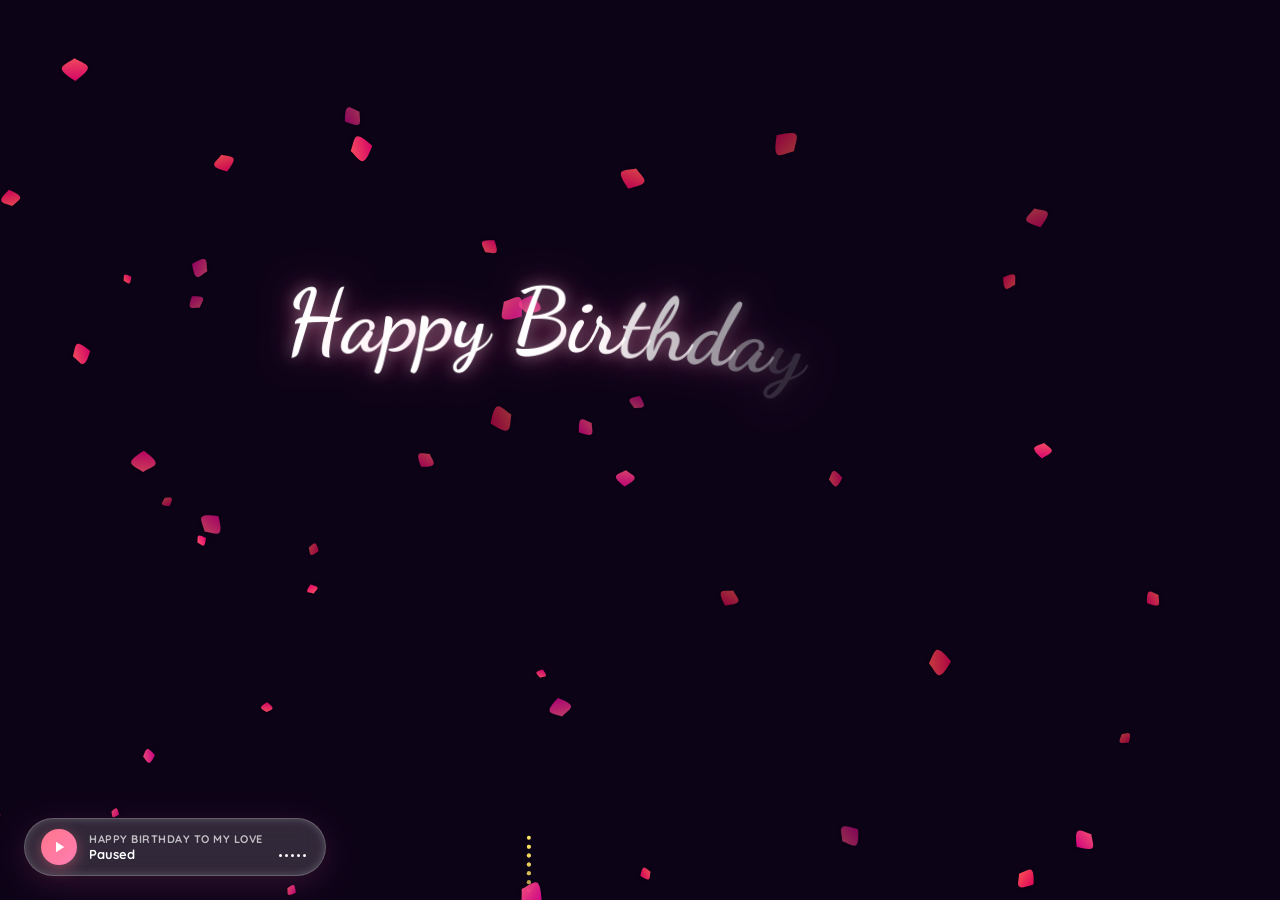
<file: Birthday wish web/birthday-main/index.html>
<!DOCTYPE html>
<html lang="en">

<head>
    <meta charset="UTF-8">
    <meta name="viewport" content="width=device-width, initial-scale=1.0">
    <title>Happy Birthday My Love</title>
    <!-- Google Fonts -->
    <link
        href="https://fonts.googleapis.com/css2?family=Dancing+Script:wght@700&family=Outfit:wght@300;500;700&display=swap"
        rel="stylesheet">
    <!-- GSAP for advanced animations -->
    <script src="https://cdnjs.cloudflare.com/ajax/libs/gsap/3.12.2/gsap.min.js"></script>
    <style>
        :root {
            --star-bg: linear-gradient(135deg, #0f051d 0%, #1a082e 50%, #300346 100%);
            --glass-card: rgba(255, 255, 255, 0.08);
            --glass-border: rgba(255, 255, 255, 0.12);
            --pink-neon: #ff3e8d;
        }

        * {
            margin: 0;
            padding: 0;
            box-sizing: border-box;
        }

        body,
        html {
            width: 100%;
            height: 100%;
            overflow: hidden;
            font-family: 'Outfit', sans-serif;
            background: var(--star-bg);
            position: relative;
        }

        /* Fixed backgrounds / canvases layers */
        canvas {
            position: fixed;
            top: 0;
            left: 0;
            width: 100%;
            height: 100%;
            display: block;
        }

        #starCanvas {
            z-index: -1;
        }

        #fireworksCanvas {
            z-index: 0;
        }

        #petalsCanvas {
            z-index: 1;
            pointer-events: none;
        }

        .hearts-container {
            position: absolute;
            width: 100%;
            height: 100%;
            pointer-events: none;
            z-index: 2;
        }

        .heart {
            position: absolute;
            width: 30px;
            height: 30px;
            opacity: 0;
            transform: scale(0);
        }

        /* Central birthday text panel */
        .birthday-container {
            position: relative;
            width: 100%;
            height: 100%;
            display: flex;
            flex-direction: column;
            justify-content: center;
            align-items: center;
            z-index: 5;
            padding: 20px;
            text-align: center;
            pointer-events: none;
            /* Let clicks pass to trigger fireworks directly */
        }

        .birthday-text {
            font-family: 'Dancing Script', cursive;
            color: #ffffff;
            font-weight: 700;
            font-size: 5.5rem;
            opacity: 0;
            white-space: normal;
            text-shadow: 0 0 15px rgba(255, 255, 255, 0.4),
                0 0 30px rgba(255, 62, 141, 0.6);
            margin-bottom: 1.5rem;
            pointer-events: auto;
            user-select: none;
        }

        .letter {
            display: inline-block;
            opacity: 0;
            transform: translateY(30px) rotate(10deg);
            filter: blur(2px);
        }

        .romantic-message {
            background: var(--glass-card);
            backdrop-filter: blur(12px);
            -webkit-backdrop-filter: blur(12px);
            border: 1px solid var(--glass-border);
            border-radius: 20px;
            padding: 1.5rem 2.5rem;
            color: rgba(255, 255, 255, 0.9);
            font-size: 1.25rem;
            font-weight: 300;
            line-height: 1.6;
            max-width: 650px;
            width: 90%;
            opacity: 0;
            transform: translateY(30px);
            box-shadow: 0 10px 30px rgba(0, 0, 0, 0.3),
                inset 0 0 15px rgba(255, 255, 255, 0.05);
            pointer-events: auto;
            user-select: none;
            margin-bottom: 2rem;
        }

        /* Elegant button controls */
        .celebrate-button {
            padding: 15px 40px;
            border-radius: 50px;
            background: linear-gradient(45deg, #ff3e8d, #ff2d69);
            color: white;
            font-family: 'Outfit', sans-serif;
            font-weight: 600;
            font-size: 1.15rem;
            letter-spacing: 2px;
            border: none;
            cursor: pointer;
            opacity: 0;
            transform: scale(0);
            box-shadow: 0 6px 20px rgba(255, 45, 105, 0.5),
                0 0 35px rgba(255, 45, 105, 0.3);
            transition: all 0.3s cubic-bezier(0.175, 0.885, 0.32, 1.275);
            pointer-events: auto;
            position: relative;
            overflow: hidden;
            display: inline-flex;
            align-items: center;
            gap: 8px;
        }

        .celebrate-button:hover {
            transform: scale(1.06) translateY(-2px);
            box-shadow: 0 10px 25px rgba(255, 45, 105, 0.7),
                0 0 45px rgba(255, 45, 105, 0.5);
        }

        .celebrate-button:active {
            transform: scale(0.97);
        }

        .celebrate-button::after {
            content: '';
            position: absolute;
            top: 0;
            left: -100%;
            width: 50%;
            height: 100%;
            background: linear-gradient(90deg,
                    rgba(255, 255, 255, 0) 0%,
                    rgba(255, 255, 255, 0.3) 50%,
                    rgba(255, 255, 255, 0) 100%);
            transform: skewX(-25deg);
            transition: 0.7s;
        }

        .celebrate-button:hover::after {
            animation: shineBtn 1.5s infinite;
        }

        @keyframes shineBtn {
            100% {
                left: 125%;
            }
        }

        .next-page-button {
            position: fixed;
            bottom: 24px;
            right: 24px;
            padding: 12px 28px;
            border-radius: 50px;
            background: rgba(255, 255, 255, 0.12);
            backdrop-filter: blur(10px);
            -webkit-backdrop-filter: blur(10px);
            border: 1px solid rgba(255, 255, 255, 0.2);
            color: white;
            font-family: 'Outfit', sans-serif;
            font-weight: 600;
            letter-spacing: 1px;
            cursor: pointer;
            font-size: 0.95rem;
            opacity: 0;
            transform: translateX(30px);
            box-shadow: 0 4px 15px rgba(0, 0, 0, 0.2);
            transition: all 0.3s ease;
            z-index: 999;
        }

        .next-page-button:hover {
            transform: scale(1.05);
            background: rgba(255, 255, 255, 0.22);
            box-shadow: 0 6px 20px rgba(255, 62, 141, 0.3);
            border-color: rgba(255, 255, 255, 0.4);
        }

        /* Responsive Breakpoints */
        @media screen and (max-width: 768px) {
            .birthday-text {
                font-size: 3.5rem;
                margin-bottom: 1rem;
            }

            .romantic-message {
                font-size: 1.05rem;
                padding: 1.25rem 1.5rem;
            }

            .celebrate-button {
                padding: 12px 30px;
                font-size: 1rem;
            }
        }
    </style>
</head>

<body>

    <!-- Twinkling stars sky layer -->
    <canvas id="starCanvas"></canvas>
    <!-- Fireworks splash layer -->
    <canvas id="fireworksCanvas"></canvas>
    <!-- Falling rose petals layer -->
    <canvas id="petalsCanvas"></canvas>

    <!-- Floating vector hearts -->
    <div class="hearts-container" id="heartsContainer"></div>

    <!-- Central Text Content -->
    <div class="birthday-container">
        <h1 class="birthday-text" id="bdayTitle">Happy Birthday, Sam</h1>

        <p class="romantic-message" id="bdayMsg">
            Every moment with you is a celebration, but today is especially magical. Here's to another beautiful year of
            love, laughter, and countless glowing memories together. 💕
        </p>

        <button class="celebrate-button" id="celebrateBtn">
            <span>✨</span>
            <span>Let's Celebrate birthday🎂</span>
            <span>💖</span>
        </button>
    </div>

    <!-- Redirect navigation button -->
    <button class="next-page-button" id="nextPageBtn">Let's cut cake🎂 &rarr;</button>

    <!-- Import our continuous shared music script -->
    <script src="music.js"></script>

    <script>
        // Set canvas rendering bounds
        const starCanvas = document.getElementById('starCanvas');
        const starCtx = starCanvas.getContext('2d');
        const fireworksCanvas = document.getElementById('fireworksCanvas');
        const fireworksCtx = fireworksCanvas.getContext('2d');
        const petalsCanvas = document.getElementById('petalsCanvas');
        const petalsCtx = petalsCanvas.getContext('2d');
        const heartsContainer = document.getElementById('heartsContainer');

        function resizeCanvas() {
            starCanvas.width = window.innerWidth;
            starCanvas.height = window.innerHeight;
            fireworksCanvas.width = window.innerWidth;
            fireworksCanvas.height = window.innerHeight;
            petalsCanvas.width = window.innerWidth;
            petalsCanvas.height = window.innerHeight;
        }

        window.addEventListener('resize', resizeCanvas);
        resizeCanvas();

        // 1. Star field class
        class Star {
            constructor() {
                this.reset();
                this.y = Math.random() * starCanvas.height;
            }

            reset() {
                this.x = Math.random() * starCanvas.width;
                this.y = 0;
                this.size = Math.random() * 1.8 + 0.4;
                this.speed = Math.random() * 0.03 + 0.005;
                this.twinkleSpeed = Math.random() * 0.05 + 0.01;
                this.opacity = Math.random() * 0.7 + 0.2;
                this.growing = Math.random() > 0.5;
            }

            update() {
                // Subtle horizontal drift and slow twinkling
                if (this.growing) {
                    this.opacity += this.twinkleSpeed;
                    if (this.opacity >= 0.95) this.growing = false;
                } else {
                    this.opacity -= this.twinkleSpeed;
                    if (this.opacity <= 0.15) this.growing = true;
                }

                this.y += this.speed;
                if (this.y > starCanvas.height) {
                    this.reset();
                }
            }

            draw() {
                starCtx.beginPath();
                starCtx.arc(this.x, this.y, this.size, 0, Math.PI * 2);
                starCtx.fillStyle = `rgba(255, 255, 255, ${this.opacity})`;
                starCtx.fill();

                // Soft glowing aura for larger stars
                if (this.size > 1.2) {
                    const glow = starCtx.createRadialGradient(this.x, this.y, 0, this.x, this.y, this.size * 5);
                    glow.addColorStop(0, `rgba(255, 105, 180, ${this.opacity * 0.4})`);
                    glow.addColorStop(1, 'rgba(0,0,0,0)');
                    starCtx.fillStyle = glow;
                    starCtx.beginPath();
                    starCtx.arc(this.x, this.y, this.size * 5, 0, Math.PI * 2);
                    starCtx.fill();
                }
            }
        }

        // 2. Petal drift class
        class Petal {
            constructor() {
                this.reset();
                this.y = Math.random() * petalsCanvas.height;
            }

            reset() {
                this.x = Math.random() * petalsCanvas.width;
                this.y = -30;
                this.size = Math.random() * 16 + 8;
                this.speedY = Math.random() * 0.9 + 0.4;
                this.speedX = Math.random() * 1.5 - 0.75;
                this.rot = Math.random() * 360;
                this.rotSpeed = Math.random() * 1.5 - 0.75;
                this.opacity = Math.random() * 0.45 + 0.55;
                this.hue = Math.random() * 20 + 340; // Soft beautiful rose pinks
            }

            update() {
                this.y += this.speedY;
                this.x += Math.sin(this.y * 0.015) * 0.8 + this.speedX;
                this.rot += this.rotSpeed;

                if (this.y > petalsCanvas.height + 20) {
                    this.reset();
                }
            }

            draw() {
                petalsCtx.save();
                petalsCtx.translate(this.x, this.y);
                petalsCtx.rotate(this.rot * Math.PI / 180);
                petalsCtx.globalAlpha = this.opacity;

                // Vector rose petal drawing
                petalsCtx.beginPath();
                petalsCtx.moveTo(0, 0);
                petalsCtx.bezierCurveTo(this.size / 2, -this.size / 3, this.size, -this.size / 3, 0, -this.size);
                petalsCtx.bezierCurveTo(-this.size, -this.size / 3, -this.size / 2, -this.size / 3, 0, 0);

                const gradient = petalsCtx.createLinearGradient(0, 0, 0, -this.size);
                gradient.addColorStop(0, `hsl(${this.hue}, 100%, 65%)`);
                gradient.addColorStop(1, `hsl(${this.hue - 20}, 95%, 45%)`);

                petalsCtx.fillStyle = gradient;
                petalsCtx.shadowBlur = 4;
                petalsCtx.shadowColor = 'rgba(0,0,0,0.15)';
                petalsCtx.fill();
                petalsCtx.restore();
            }
        }

        // 3. Fireworks classes
        class Spark {
            constructor(x, y, hue) {
                this.x = x;
                this.y = y;
                this.hue = hue;
                this.size = Math.random() * 2.8 + 0.8;
                this.angle = Math.random() * Math.PI * 2;
                this.speed = Math.random() * 6 + 1.5;
                this.friction = 0.96;
                this.gravity = 0.07;
                this.opacity = 1;
                this.fade = Math.random() * 0.015 + 0.01;
            }

            update() {
                this.speed *= this.friction;
                this.x += Math.cos(this.angle) * this.speed;
                this.y += Math.sin(this.angle) * this.speed + this.gravity;
                this.opacity -= this.fade;
            }

            draw() {
                fireworksCtx.save();
                fireworksCtx.globalAlpha = this.opacity;
                fireworksCtx.shadowBlur = 6;
                fireworksCtx.shadowColor = `hsl(${this.hue}, 100%, 60%)`;
                fireworksCtx.fillStyle = `hsl(${this.hue}, 100%, 75%)`;
                fireworksCtx.beginPath();
                fireworksCtx.arc(this.x, this.y, this.size, 0, Math.PI * 2);
                fireworksCtx.fill();
                fireworksCtx.restore();
            }
        }

        class Firework {
            constructor(startX, destinationY) {
                this.x = startX || Math.random() * fireworksCanvas.width;
                this.y = fireworksCanvas.height;
                this.destinationY = destinationY || Math.random() * (fireworksCanvas.height * 0.55);
                this.speed = Math.random() * 5 + 7;
                this.exploded = false;
                this.sparks = [];
                this.hue = Math.random() * 360;
                this.trail = [];
            }

            update() {
                if (!this.exploded) {
                    this.y -= this.speed;
                    this.trail.push({ x: this.x, y: this.y, opacity: 1 });
                    if (this.trail.length > 8) this.trail.shift();

                    if (this.y <= this.destinationY) {
                        this.exploded = true;
                        this.explode();
                    }
                } else {
                    for (let i = 0; i < this.sparks.length; i++) {
                        this.sparks[i].update();
                        if (this.sparks[i].opacity <= 0) {
                            this.sparks.splice(i, 1);
                            i--;
                        }
                    }
                }
            }

            explode() {
                const count = Math.floor(Math.random() * 40) + 60;
                for (let i = 0; i < count; i++) {
                    this.sparks.push(new Spark(this.x, this.y, this.hue));
                }
            }

            draw() {
                if (!this.exploded) {
                    // Draw fading flight trail
                    this.trail.forEach((t, i) => {
                        fireworksCtx.beginPath();
                        fireworksCtx.arc(t.x, t.y, 2, 0, Math.PI * 2);
                        fireworksCtx.fillStyle = `rgba(255, 230, 100, ${(i + 1) / this.trail.length})`;
                        fireworksCtx.fill();
                    });
                } else {
                    this.sparks.forEach(s => s.draw());
                }
            }
        }

        // Heart-shaped vector canvas explosion
        class HeartFirework extends Firework {
            explode() {
                const totalPoints = 80;
                this.hue = Math.random() * 25 + 340; // Vibrant red/pink

                for (let i = 0; i < totalPoints; i++) {
                    const angle = (i / totalPoints) * Math.PI * 2;
                    // Formula for standard cardioid shape
                    const hx = 16 * Math.pow(Math.sin(angle), 3);
                    const hy = -(13 * Math.cos(angle) - 5 * Math.cos(2 * angle) - 2 * Math.cos(3 * angle) - Math.cos(4 * angle));

                    const spark = new Spark(this.x, this.y, this.hue);
                    spark.angle = Math.atan2(hy, hx);
                    // Velocity proportional to heart profile bounds
                    spark.speed = Math.sqrt(hx * hx + hy * hy) * 0.28 * (Math.random() * 0.3 + 0.85);
                    this.sparks.push(spark);
                }
            }
        }

        // Generate systems lists
        const stars = Array.from({ length: 120 }, () => new Star());
        const petals = Array.from({ length: 45 }, () => new Petal());
        const fireworks = [];

        function addFirework(customX, customY, isHeart = false) {
            if (isHeart || Math.random() < 0.35) {
                fireworks.push(new HeartFirework(customX, customY));
            } else {
                fireworks.push(new Firework(customX, customY));
            }
        }

        // 4. Render loops
        function animate() {
            // Star canvas render
            starCtx.clearRect(0, 0, starCanvas.width, starCanvas.height);
            stars.forEach(s => { s.update(); s.draw(); });

            // Petals canvas render
            petalsCtx.clearRect(0, 0, petalsCanvas.width, petalsCanvas.height);
            petals.forEach(p => { p.update(); p.draw(); });

            // Fireworks canvas render
            fireworksCtx.fillStyle = 'rgba(15, 5, 29, 0.2)'; // Fades firework streaks slowly
            fireworksCtx.fillRect(0, 0, fireworksCanvas.width, fireworksCanvas.height);

            for (let i = 0; i < fireworks.length; i++) {
                fireworks[i].update();
                fireworks[i].draw();
                if (fireworks[i].exploded && fireworks[i].sparks.length === 0) {
                    fireworks.splice(i, 1);
                    i--;
                }
            }

            requestAnimationFrame(animate);
        }

        // Spawn standard automatic fireworks periodically
        let autoFireworkInterval = setInterval(() => {
            if (document.hidden) return;
            addFirework();
        }, 1200);

        // Click handler to manually launch fireworks on background
        window.addEventListener('click', (e) => {
            // Only fire if not clicking interactive UI buttons
            if (e.target.tagName !== 'BUTTON' && !e.target.closest('#birthdayMusicController')) {
                addFirework(e.clientX, e.clientY);
            }
        });

        // HTML heart generation helper
        function addFloatingHeart() {
            const heart = document.createElement('div');
            heart.className = 'heart';
            heart.style.left = `${Math.random() * 80 + 10}%`;
            heart.style.top = `${Math.random() * 70 + 15}%`;
            heart.innerHTML = `
                <svg width="26" height="26" viewBox="0 0 24 24" fill="none">
                    <path d="M12 21.35l-1.45-1.32C5.4 15.36 2 12.28 2 8.5 2 5.42 4.42 3 7.5 3c1.74 0 3.41.81 4.5 2.09C13.09 3.81 14.76 3 16.5 3 19.58 3 22 5.42 22 8.5c0 3.78-3.4 6.86-8.55 11.54L12 21.35z" 
                          fill="rgba(255, 60, 140, ${Math.random() * 0.35 + 0.6})"/>
                </svg>
            `;
            heartsContainer.appendChild(heart);

            gsap.to(heart, {
                opacity: 1,
                scale: 1,
                duration: 0.6,
                ease: "back.out(1.5)",
                onComplete: () => {
                    gsap.to(heart, {
                        y: -140 - Math.random() * 100,
                        x: (Math.random() - 0.5) * 80,
                        opacity: 0,
                        rotation: Math.random() * 70 - 35,
                        scale: 0.5,
                        duration: 3 + Math.random() * 3,
                        ease: "power2.out",
                        onComplete: () => heart.remove()
                    });
                }
            });
        }

        // Initialize animations on load
        window.addEventListener('load', () => {
            animate();

            // GSAP Sequence: Split Title text into gorgeous staggered waves
            const bdayTitle = document.getElementById('bdayTitle');
            const loveName = localStorage.getItem('birthday_love_name') || 'Sam';
            bdayTitle.textContent = `Happy Birthday, ${loveName}`;
            
            const titleText = bdayTitle.textContent;
            bdayTitle.textContent = '';

            for (let i = 0; i < titleText.length; i++) {
                const charNode = document.createElement('span');
                charNode.textContent = titleText[i] === ' ' ? '\u00A0' : titleText[i];
                charNode.className = 'letter';
                bdayTitle.appendChild(charNode);
            }

            const letterNodes = document.querySelectorAll('.letter');

            // GSAP timeline sequence
            const tl = gsap.timeline({ delay: 0.5 });

            tl.to(bdayTitle, { opacity: 1, duration: 0.1 })
                .to(letterNodes, {
                    opacity: 1,
                    y: 0,
                    rotation: 0,
                    filter: "none",
                    stagger: 0.05,
                    duration: 0.8,
                    ease: "back.out(1.7)"
                })
                .to(bdayTitle, {
                    textShadow: "0 0 20px rgba(255, 255, 255, 0.8), 0 0 40px rgba(255, 62, 141, 0.7)",
                    duration: 1.2
                }, "-=0.3")
                .to('#bdayMsg', {
                    opacity: 1,
                    y: 0,
                    duration: 0.8,
                    ease: "power2.out"
                }, "-=0.8")
                .to('#celebrateBtn', {
                    opacity: 1,
                    scale: 1,
                    duration: 0.8,
                    ease: "elastic.out(1, 0.3)"
                }, "-=0.5")
                .to('#nextPageBtn', {
                    opacity: 1,
                    x: 0,
                    duration: 0.8,
                    ease: "back.out(1.5)"
                }, "-=0.3");

            // Celebrate Button click interaction
            const celebrateBtn = document.getElementById('celebrateBtn');
            celebrateBtn.addEventListener('click', () => {
                // Visual bounce
                gsap.to(celebrateBtn, {
                    scale: 0.94,
                    duration: 0.15,
                    yoyo: true,
                    repeat: 1
                });

                // Explode massive batch of fireworks
                for (let i = 0; i < 6; i++) {
                    setTimeout(() => {
                        const randomX = Math.random() * window.innerWidth;
                        const randomY = Math.random() * (window.innerHeight * 0.45) + window.innerHeight * 0.1;
                        addFirework(randomX, randomY, true);
                    }, i * 220);
                }

                // Burst html floating hearts
                for (let i = 0; i < 12; i++) {
                    setTimeout(addFloatingHeart, i * 80);
                }
            });

            // Redirect button action
            document.getElementById('nextPageBtn').addEventListener('click', () => {
                gsap.to(document.body, {
                    opacity: 0,
                    duration: 0.5,
                    onComplete: () => {
                        window.location.href = "cake.html";
                    }
                });
            });
        });
    </script>
</body>

</html>
</file>
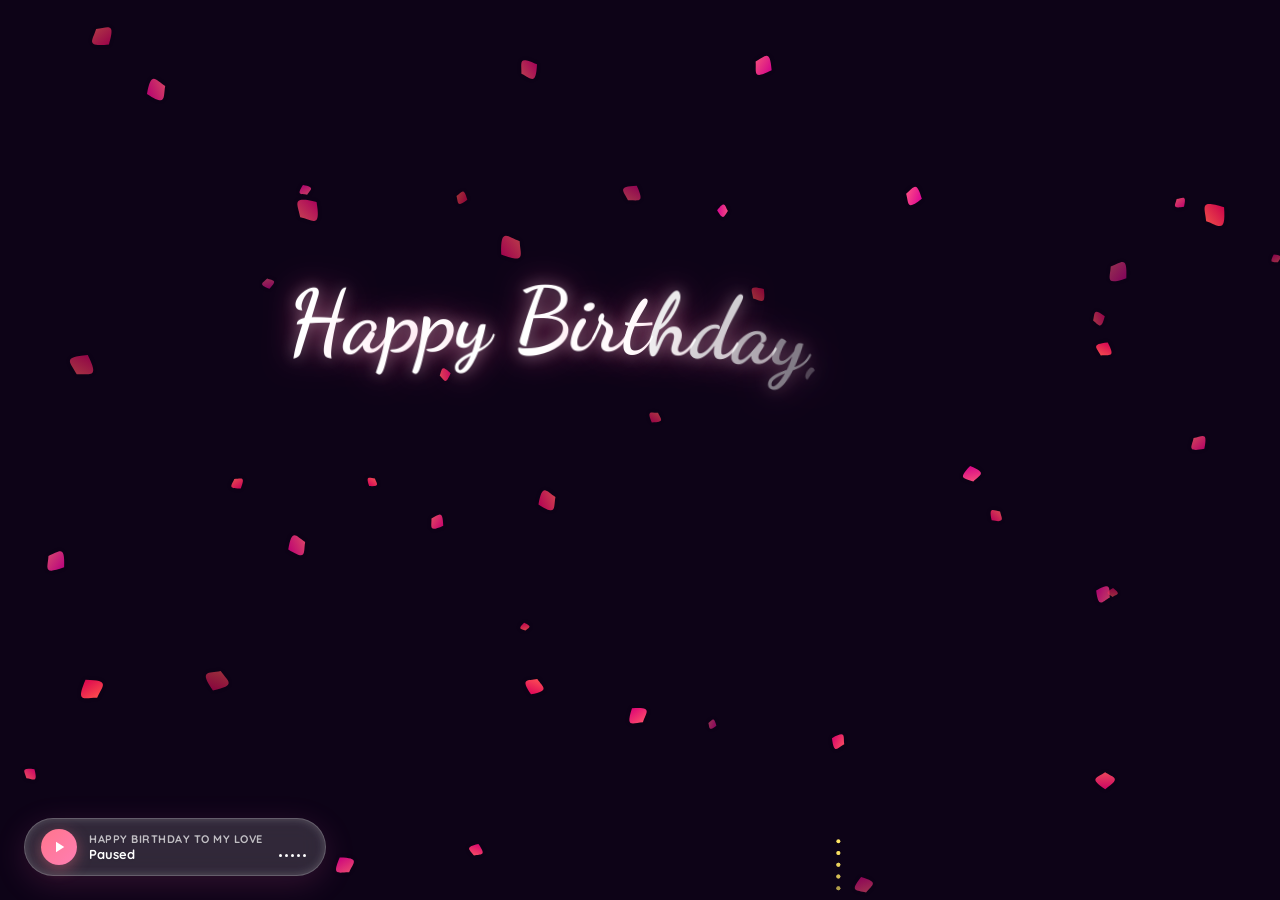
<file: Birthday wish web/birthday-main/birthday.html>
<!DOCTYPE html>
<html lang="en">

<head>
    <meta charset="UTF-8">
    <meta name="viewport" content="width=device-width, initial-scale=1.0">
    <title>Happy Birthday My Love</title>
    <!-- Google Fonts -->
    <link
        href="https://fonts.googleapis.com/css2?family=Dancing+Script:wght@700&family=Outfit:wght@300;500;700&display=swap"
        rel="stylesheet">
    <!-- GSAP for advanced animations -->
    <script src="https://cdnjs.cloudflare.com/ajax/libs/gsap/3.12.2/gsap.min.js"></script>
    <style>
        :root {
            --star-bg: linear-gradient(135deg, #0f051d 0%, #1a082e 50%, #300346 100%);
            --glass-card: rgba(255, 255, 255, 0.08);
            --glass-border: rgba(255, 255, 255, 0.12);
            --pink-neon: #ff3e8d;
        }

        * {
            margin: 0;
            padding: 0;
            box-sizing: border-box;
        }

        body,
        html {
            width: 100%;
            height: 100%;
            overflow: hidden;
            font-family: 'Outfit', sans-serif;
            background: var(--star-bg);
            position: relative;
        }

        /* Fixed backgrounds / canvases layers */
        canvas {
            position: fixed;
            top: 0;
            left: 0;
            width: 100%;
            height: 100%;
            display: block;
        }

        #starCanvas {
            z-index: -1;
        }

        #fireworksCanvas {
            z-index: 0;
        }

        #petalsCanvas {
            z-index: 1;
            pointer-events: none;
        }

        .hearts-container {
            position: absolute;
            width: 100%;
            height: 100%;
            pointer-events: none;
            z-index: 2;
        }

        .heart {
            position: absolute;
            width: 30px;
            height: 30px;
            opacity: 0;
            transform: scale(0);
        }

        /* Central birthday text panel */
        .birthday-container {
            position: relative;
            width: 100%;
            height: 100%;
            display: flex;
            flex-direction: column;
            justify-content: center;
            align-items: center;
            z-index: 5;
            padding: 20px;
            text-align: center;
            pointer-events: none;
            /* Let clicks pass to trigger fireworks directly */
        }

        .birthday-text {
            font-family: 'Dancing Script', cursive;
            color: #ffffff;
            font-weight: 700;
            font-size: 5.5rem;
            opacity: 0;
            white-space: normal;
            text-shadow: 0 0 15px rgba(255, 255, 255, 0.4),
                0 0 30px rgba(255, 62, 141, 0.6);
            margin-bottom: 1.5rem;
            pointer-events: auto;
            user-select: none;
        }

        .letter {
            display: inline-block;
            opacity: 0;
            transform: translateY(30px) rotate(10deg);
            filter: blur(2px);
        }

        .romantic-message {
            background: var(--glass-card);
            backdrop-filter: blur(12px);
            -webkit-backdrop-filter: blur(12px);
            border: 1px solid var(--glass-border);
            border-radius: 20px;
            padding: 1.5rem 2.5rem;
            color: rgba(255, 255, 255, 0.9);
            font-size: 1.25rem;
            font-weight: 300;
            line-height: 1.6;
            max-width: 650px;
            width: 90%;
            opacity: 0;
            transform: translateY(30px);
            box-shadow: 0 10px 30px rgba(0, 0, 0, 0.3),
                inset 0 0 15px rgba(255, 255, 255, 0.05);
            pointer-events: auto;
            user-select: none;
            margin-bottom: 2rem;
        }

        /* Elegant button controls */
        .celebrate-button {
            padding: 15px 40px;
            border-radius: 50px;
            background: linear-gradient(45deg, #ff3e8d, #ff2d69);
            color: white;
            font-family: 'Outfit', sans-serif;
            font-weight: 600;
            font-size: 1.15rem;
            letter-spacing: 2px;
            border: none;
            cursor: pointer;
            opacity: 0;
            transform: scale(0);
            box-shadow: 0 6px 20px rgba(255, 45, 105, 0.5),
                0 0 35px rgba(255, 45, 105, 0.3);
            transition: all 0.3s cubic-bezier(0.175, 0.885, 0.32, 1.275);
            pointer-events: auto;
            position: relative;
            overflow: hidden;
            display: inline-flex;
            align-items: center;
            gap: 8px;
        }

        .celebrate-button:hover {
            transform: scale(1.06) translateY(-2px);
            box-shadow: 0 10px 25px rgba(255, 45, 105, 0.7),
                0 0 45px rgba(255, 45, 105, 0.5);
        }

        .celebrate-button:active {
            transform: scale(0.97);
        }

        .celebrate-button::after {
            content: '';
            position: absolute;
            top: 0;
            left: -100%;
            width: 50%;
            height: 100%;
            background: linear-gradient(90deg,
                    rgba(255, 255, 255, 0) 0%,
                    rgba(255, 255, 255, 0.3) 50%,
                    rgba(255, 255, 255, 0) 100%);
            transform: skewX(-25deg);
            transition: 0.7s;
        }

        .celebrate-button:hover::after {
            animation: shineBtn 1.5s infinite;
        }

        @keyframes shineBtn {
            100% {
                left: 125%;
            }
        }

        .next-page-button {
            position: fixed;
            bottom: 24px;
            right: 24px;
            padding: 12px 28px;
            border-radius: 50px;
            background: rgba(255, 255, 255, 0.12);
            backdrop-filter: blur(10px);
            -webkit-backdrop-filter: blur(10px);
            border: 1px solid rgba(255, 255, 255, 0.2);
            color: white;
            font-family: 'Outfit', sans-serif;
            font-weight: 600;
            letter-spacing: 1px;
            cursor: pointer;
            font-size: 0.95rem;
            opacity: 0;
            transform: translateX(30px);
            box-shadow: 0 4px 15px rgba(0, 0, 0, 0.2);
            transition: all 0.3s ease;
            z-index: 999;
        }

        .next-page-button:hover {
            transform: scale(1.05);
            background: rgba(255, 255, 255, 0.22);
            box-shadow: 0 6px 20px rgba(255, 62, 141, 0.3);
            border-color: rgba(255, 255, 255, 0.4);
        }

        /* Responsive Breakpoints */
        @media screen and (max-width: 768px) {
            .birthday-text {
                font-size: 3.5rem;
                margin-bottom: 1rem;
            }

            .romantic-message {
                font-size: 1.05rem;
                padding: 1.25rem 1.5rem;
            }

            .celebrate-button {
                padding: 12px 30px;
                font-size: 1rem;
            }
        }
    </style>
</head>

<body>

    <!-- Twinkling stars sky layer -->
    <canvas id="starCanvas"></canvas>
    <!-- Fireworks splash layer -->
    <canvas id="fireworksCanvas"></canvas>
    <!-- Falling rose petals layer -->
    <canvas id="petalsCanvas"></canvas>

    <!-- Floating vector hearts -->
    <div class="hearts-container" id="heartsContainer"></div>

    <!-- Central Text Content -->
    <div class="birthday-container">
        <h1 class="birthday-text" id="bdayTitle">Happy Birthday, Sree</h1>

        <p class="romantic-message" id="bdayMsg">
            Every moment with you is a celebration, but today is especially magical. Here's to another beautiful year of
            love, laughter, and countless glowing memories together. 💕
        </p>

        <button class="celebrate-button" id="celebrateBtn">
            <span>✨</span>
            <span>Let's Celebrate birthday🎂</span>
            <span>💖</span>
        </button>
    </div>

    <!-- Redirect navigation button -->
    <button class="next-page-button" id="nextPageBtn">Let's cut cake🎂 &rarr;</button>

    <!-- Import our continuous shared music script -->
    <script src="music.js"></script>

    <script>
        // Set canvas rendering bounds
        const starCanvas = document.getElementById('starCanvas');
        const starCtx = starCanvas.getContext('2d');
        const fireworksCanvas = document.getElementById('fireworksCanvas');
        const fireworksCtx = fireworksCanvas.getContext('2d');
        const petalsCanvas = document.getElementById('petalsCanvas');
        const petalsCtx = petalsCanvas.getContext('2d');
        const heartsContainer = document.getElementById('heartsContainer');

        function resizeCanvas() {
            starCanvas.width = window.innerWidth;
            starCanvas.height = window.innerHeight;
            fireworksCanvas.width = window.innerWidth;
            fireworksCanvas.height = window.innerHeight;
            petalsCanvas.width = window.innerWidth;
            petalsCanvas.height = window.innerHeight;
        }

        window.addEventListener('resize', resizeCanvas);
        resizeCanvas();

        // 1. Star field class
        class Star {
            constructor() {
                this.reset();
                this.y = Math.random() * starCanvas.height;
            }

            reset() {
                this.x = Math.random() * starCanvas.width;
                this.y = 0;
                this.size = Math.random() * 1.8 + 0.4;
                this.speed = Math.random() * 0.03 + 0.005;
                this.twinkleSpeed = Math.random() * 0.05 + 0.01;
                this.opacity = Math.random() * 0.7 + 0.2;
                this.growing = Math.random() > 0.5;
            }

            update() {
                // Subtle horizontal drift and slow twinkling
                if (this.growing) {
                    this.opacity += this.twinkleSpeed;
                    if (this.opacity >= 0.95) this.growing = false;
                } else {
                    this.opacity -= this.twinkleSpeed;
                    if (this.opacity <= 0.15) this.growing = true;
                }

                this.y += this.speed;
                if (this.y > starCanvas.height) {
                    this.reset();
                }
            }

            draw() {
                starCtx.beginPath();
                starCtx.arc(this.x, this.y, this.size, 0, Math.PI * 2);
                starCtx.fillStyle = `rgba(255, 255, 255, ${this.opacity})`;
                starCtx.fill();

                // Soft glowing aura for larger stars
                if (this.size > 1.2) {
                    const glow = starCtx.createRadialGradient(this.x, this.y, 0, this.x, this.y, this.size * 5);
                    glow.addColorStop(0, `rgba(255, 105, 180, ${this.opacity * 0.4})`);
                    glow.addColorStop(1, 'rgba(0,0,0,0)');
                    starCtx.fillStyle = glow;
                    starCtx.beginPath();
                    starCtx.arc(this.x, this.y, this.size * 5, 0, Math.PI * 2);
                    starCtx.fill();
                }
            }
        }

        // 2. Petal drift class
        class Petal {
            constructor() {
                this.reset();
                this.y = Math.random() * petalsCanvas.height;
            }

            reset() {
                this.x = Math.random() * petalsCanvas.width;
                this.y = -30;
                this.size = Math.random() * 16 + 8;
                this.speedY = Math.random() * 0.9 + 0.4;
                this.speedX = Math.random() * 1.5 - 0.75;
                this.rot = Math.random() * 360;
                this.rotSpeed = Math.random() * 1.5 - 0.75;
                this.opacity = Math.random() * 0.45 + 0.55;
                this.hue = Math.random() * 20 + 340; // Soft beautiful rose pinks
            }

            update() {
                this.y += this.speedY;
                this.x += Math.sin(this.y * 0.015) * 0.8 + this.speedX;
                this.rot += this.rotSpeed;

                if (this.y > petalsCanvas.height + 20) {
                    this.reset();
                }
            }

            draw() {
                petalsCtx.save();
                petalsCtx.translate(this.x, this.y);
                petalsCtx.rotate(this.rot * Math.PI / 180);
                petalsCtx.globalAlpha = this.opacity;

                // Vector rose petal drawing
                petalsCtx.beginPath();
                petalsCtx.moveTo(0, 0);
                petalsCtx.bezierCurveTo(this.size / 2, -this.size / 3, this.size, -this.size / 3, 0, -this.size);
                petalsCtx.bezierCurveTo(-this.size, -this.size / 3, -this.size / 2, -this.size / 3, 0, 0);

                const gradient = petalsCtx.createLinearGradient(0, 0, 0, -this.size);
                gradient.addColorStop(0, `hsl(${this.hue}, 100%, 65%)`);
                gradient.addColorStop(1, `hsl(${this.hue - 20}, 95%, 45%)`);

                petalsCtx.fillStyle = gradient;
                petalsCtx.shadowBlur = 4;
                petalsCtx.shadowColor = 'rgba(0,0,0,0.15)';
                petalsCtx.fill();
                petalsCtx.restore();
            }
        }

        // 3. Fireworks classes
        class Spark {
            constructor(x, y, hue) {
                this.x = x;
                this.y = y;
                this.hue = hue;
                this.size = Math.random() * 2.8 + 0.8;
                this.angle = Math.random() * Math.PI * 2;
                this.speed = Math.random() * 6 + 1.5;
                this.friction = 0.96;
                this.gravity = 0.07;
                this.opacity = 1;
                this.fade = Math.random() * 0.015 + 0.01;
            }

            update() {
                this.speed *= this.friction;
                this.x += Math.cos(this.angle) * this.speed;
                this.y += Math.sin(this.angle) * this.speed + this.gravity;
                this.opacity -= this.fade;
            }

            draw() {
                fireworksCtx.save();
                fireworksCtx.globalAlpha = this.opacity;
                fireworksCtx.shadowBlur = 6;
                fireworksCtx.shadowColor = `hsl(${this.hue}, 100%, 60%)`;
                fireworksCtx.fillStyle = `hsl(${this.hue}, 100%, 75%)`;
                fireworksCtx.beginPath();
                fireworksCtx.arc(this.x, this.y, this.size, 0, Math.PI * 2);
                fireworksCtx.fill();
                fireworksCtx.restore();
            }
        }

        class Firework {
            constructor(startX, destinationY) {
                this.x = startX || Math.random() * fireworksCanvas.width;
                this.y = fireworksCanvas.height;
                this.destinationY = destinationY || Math.random() * (fireworksCanvas.height * 0.55);
                this.speed = Math.random() * 5 + 7;
                this.exploded = false;
                this.sparks = [];
                this.hue = Math.random() * 360;
                this.trail = [];
            }

            update() {
                if (!this.exploded) {
                    this.y -= this.speed;
                    this.trail.push({ x: this.x, y: this.y, opacity: 1 });
                    if (this.trail.length > 8) this.trail.shift();

                    if (this.y <= this.destinationY) {
                        this.exploded = true;
                        this.explode();
                    }
                } else {
                    for (let i = 0; i < this.sparks.length; i++) {
                        this.sparks[i].update();
                        if (this.sparks[i].opacity <= 0) {
                            this.sparks.splice(i, 1);
                            i--;
                        }
                    }
                }
            }

            explode() {
                const count = Math.floor(Math.random() * 40) + 60;
                for (let i = 0; i < count; i++) {
                    this.sparks.push(new Spark(this.x, this.y, this.hue));
                }
            }

            draw() {
                if (!this.exploded) {
                    // Draw fading flight trail
                    this.trail.forEach((t, i) => {
                        fireworksCtx.beginPath();
                        fireworksCtx.arc(t.x, t.y, 2, 0, Math.PI * 2);
                        fireworksCtx.fillStyle = `rgba(255, 230, 100, ${(i + 1) / this.trail.length})`;
                        fireworksCtx.fill();
                    });
                } else {
                    this.sparks.forEach(s => s.draw());
                }
            }
        }

        // Heart-shaped vector canvas explosion
        class HeartFirework extends Firework {
            explode() {
                const totalPoints = 80;
                this.hue = Math.random() * 25 + 340; // Vibrant red/pink

                for (let i = 0; i < totalPoints; i++) {
                    const angle = (i / totalPoints) * Math.PI * 2;
                    // Formula for standard cardioid shape
                    const hx = 16 * Math.pow(Math.sin(angle), 3);
                    const hy = -(13 * Math.cos(angle) - 5 * Math.cos(2 * angle) - 2 * Math.cos(3 * angle) - Math.cos(4 * angle));

                    const spark = new Spark(this.x, this.y, this.hue);
                    spark.angle = Math.atan2(hy, hx);
                    // Velocity proportional to heart profile bounds
                    spark.speed = Math.sqrt(hx * hx + hy * hy) * 0.28 * (Math.random() * 0.3 + 0.85);
                    this.sparks.push(spark);
                }
            }
        }

        // Generate systems lists
        const stars = Array.from({ length: 120 }, () => new Star());
        const petals = Array.from({ length: 45 }, () => new Petal());
        const fireworks = [];

        function addFirework(customX, customY, isHeart = false) {
            if (isHeart || Math.random() < 0.35) {
                fireworks.push(new HeartFirework(customX, customY));
            } else {
                fireworks.push(new Firework(customX, customY));
            }
        }

        // 4. Render loops
        function animate() {
            // Star canvas render
            starCtx.clearRect(0, 0, starCanvas.width, starCanvas.height);
            stars.forEach(s => { s.update(); s.draw(); });

            // Petals canvas render
            petalsCtx.clearRect(0, 0, petalsCanvas.width, petalsCanvas.height);
            petals.forEach(p => { p.update(); p.draw(); });

            // Fireworks canvas render
            fireworksCtx.fillStyle = 'rgba(15, 5, 29, 0.2)'; // Fades firework streaks slowly
            fireworksCtx.fillRect(0, 0, fireworksCanvas.width, fireworksCanvas.height);

            for (let i = 0; i < fireworks.length; i++) {
                fireworks[i].update();
                fireworks[i].draw();
                if (fireworks[i].exploded && fireworks[i].sparks.length === 0) {
                    fireworks.splice(i, 1);
                    i--;
                }
            }

            requestAnimationFrame(animate);
        }

        // Spawn standard automatic fireworks periodically
        let autoFireworkInterval = setInterval(() => {
            if (document.hidden) return;
            addFirework();
        }, 1200);

        // Click handler to manually launch fireworks on background
        window.addEventListener('click', (e) => {
            // Only fire if not clicking interactive UI buttons
            if (e.target.tagName !== 'BUTTON' && !e.target.closest('#birthdayMusicController')) {
                addFirework(e.clientX, e.clientY);
            }
        });

        // HTML heart generation helper
        function addFloatingHeart() {
            const heart = document.createElement('div');
            heart.className = 'heart';
            heart.style.left = `${Math.random() * 80 + 10}%`;
            heart.style.top = `${Math.random() * 70 + 15}%`;
            heart.innerHTML = `
                <svg width="26" height="26" viewBox="0 0 24 24" fill="none">
                    <path d="M12 21.35l-1.45-1.32C5.4 15.36 2 12.28 2 8.5 2 5.42 4.42 3 7.5 3c1.74 0 3.41.81 4.5 2.09C13.09 3.81 14.76 3 16.5 3 19.58 3 22 5.42 22 8.5c0 3.78-3.4 6.86-8.55 11.54L12 21.35z" 
                          fill="rgba(255, 60, 140, ${Math.random() * 0.35 + 0.6})"/>
                </svg>
            `;
            heartsContainer.appendChild(heart);

            gsap.to(heart, {
                opacity: 1,
                scale: 1,
                duration: 0.6,
                ease: "back.out(1.5)",
                onComplete: () => {
                    gsap.to(heart, {
                        y: -140 - Math.random() * 100,
                        x: (Math.random() - 0.5) * 80,
                        opacity: 0,
                        rotation: Math.random() * 70 - 35,
                        scale: 0.5,
                        duration: 3 + Math.random() * 3,
                        ease: "power2.out",
                        onComplete: () => heart.remove()
                    });
                }
            });
        }

        // Initialize animations on load
        window.addEventListener('load', () => {
            animate();

            // GSAP Sequence: Split Title text into gorgeous staggered waves
            const bdayTitle = document.getElementById('bdayTitle');
            const loveName = localStorage.getItem('birthday_love_name') || 'Sree';
            bdayTitle.textContent = `Happy Birthday, ${loveName}`;
            
            const titleText = bdayTitle.textContent;
            bdayTitle.textContent = '';

            for (let i = 0; i < titleText.length; i++) {
                const charNode = document.createElement('span');
                charNode.textContent = titleText[i] === ' ' ? '\u00A0' : titleText[i];
                charNode.className = 'letter';
                bdayTitle.appendChild(charNode);
            }

            const letterNodes = document.querySelectorAll('.letter');

            // GSAP timeline sequence
            const tl = gsap.timeline({ delay: 0.5 });

            tl.to(bdayTitle, { opacity: 1, duration: 0.1 })
                .to(letterNodes, {
                    opacity: 1,
                    y: 0,
                    rotation: 0,
                    filter: "none",
                    stagger: 0.05,
                    duration: 0.8,
                    ease: "back.out(1.7)"
                })
                .to(bdayTitle, {
                    textShadow: "0 0 20px rgba(255, 255, 255, 0.8), 0 0 40px rgba(255, 62, 141, 0.7)",
                    duration: 1.2
                }, "-=0.3")
                .to('#bdayMsg', {
                    opacity: 1,
                    y: 0,
                    duration: 0.8,
                    ease: "power2.out"
                }, "-=0.8")
                .to('#celebrateBtn', {
                    opacity: 1,
                    scale: 1,
                    duration: 0.8,
                    ease: "elastic.out(1, 0.3)"
                }, "-=0.5")
                .to('#nextPageBtn', {
                    opacity: 1,
                    x: 0,
                    duration: 0.8,
                    ease: "back.out(1.5)"
                }, "-=0.3");

            // Celebrate Button click interaction
            const celebrateBtn = document.getElementById('celebrateBtn');
            celebrateBtn.addEventListener('click', () => {
                // Visual bounce
                gsap.to(celebrateBtn, {
                    scale: 0.94,
                    duration: 0.15,
                    yoyo: true,
                    repeat: 1
                });

                // Explode massive batch of fireworks
                for (let i = 0; i < 6; i++) {
                    setTimeout(() => {
                        const randomX = Math.random() * window.innerWidth;
                        const randomY = Math.random() * (window.innerHeight * 0.45) + window.innerHeight * 0.1;
                        addFirework(randomX, randomY, true);
                    }, i * 220);
                }

                // Burst html floating hearts
                for (let i = 0; i < 12; i++) {
                    setTimeout(addFloatingHeart, i * 80);
                }
            });

            // Redirect button action
            document.getElementById('nextPageBtn').addEventListener('click', () => {
                gsap.to(document.body, {
                    opacity: 0,
                    duration: 0.5,
                    onComplete: () => {
                        window.location.href = "cake.html";
                    }
                });
            });
        });
    </script>
</body>

</html>
</file>
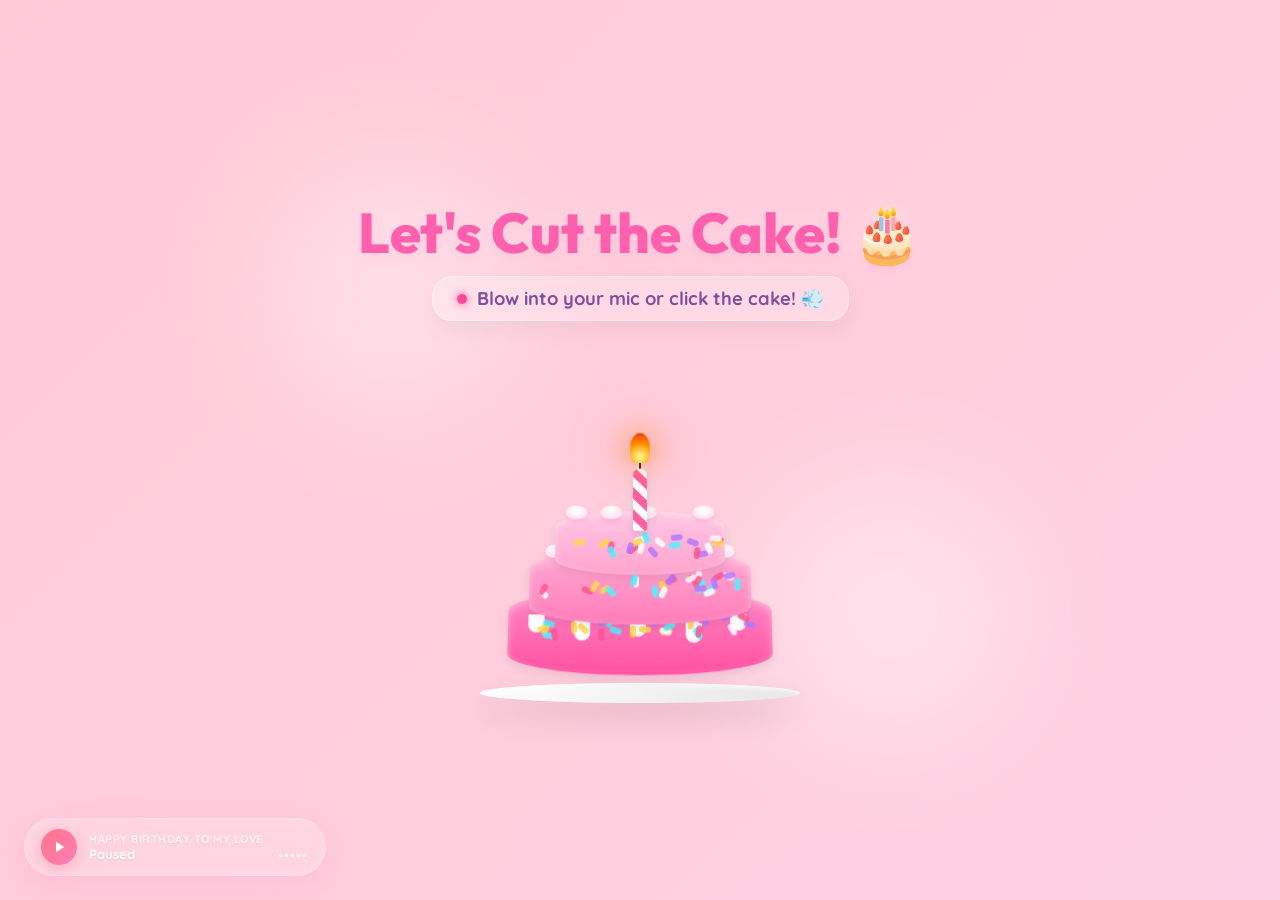
<file: Birthday wish web/birthday-main/cake.html>
<!DOCTYPE html>
<html lang="en">
<head>
    <meta charset="UTF-8">
    <meta name="viewport" content="width=device-width, initial-scale=1.0">
    <title>Let's Celebrate with Cake!</title>
    <!-- Google Fonts -->
    <link href="https://fonts.googleapis.com/css2?family=Outfit:wght@400;600;700;800&family=Quicksand:wght@500;700&display=swap" rel="stylesheet">
    <!-- GSAP for advanced animations -->
    <script src="https://cdnjs.cloudflare.com/ajax/libs/gsap/3.12.2/gsap.min.js"></script>
    <style>
        :root {
            --bg-gradient: linear-gradient(135deg, #ffcad4 0%, #ffd1e3 30%, #e0c3fc 70%, #bde0fe 100%);
            --cake-pink: #ff71b6;
            --cake-cream: #ffffff;
            --shadow-clr: rgba(255, 105, 180, 0.15);
        }

        * {
            box-sizing: border-box;
            margin: 0;
            padding: 0;
        }

        body {
            min-height: 100vh;
            display: flex;
            flex-direction: column;
            justify-content: center;
            align-items: center;
            background: var(--bg-gradient);
            background-size: 300% 300%;
            animation: bgShift 16s ease infinite;
            font-family: 'Quicksand', sans-serif;
            overflow: hidden;
            position: relative;
            padding: 20px;
        }

        @keyframes bgShift {
            0% { background-position: 0% 50%; }
            50% { background-position: 100% 50%; }
            100% { background-position: 0% 50%; }
        }

        /* Ambient blur spots */
        .glow-spot {
            position: absolute;
            width: 400px;
            height: 400px;
            border-radius: 50%;
            background: radial-gradient(circle, rgba(255, 255, 255, 0.5) 0%, rgba(255, 182, 193, 0) 70%);
            filter: blur(50px);
            z-index: 0;
            pointer-events: none;
        }

        #confettiCanvas {
            position: fixed;
            top: 0;
            left: 0;
            width: 100%;
            height: 100%;
            z-index: 1;
            pointer-events: none;
        }

        .heading {
            font-family: 'Outfit', sans-serif;
            font-size: 3.5rem;
            font-weight: 800;
            color: #ff60ad;
            text-align: center;
            z-index: 10;
            margin-bottom: 0.5rem;
            text-shadow: 0 4px 15px rgba(255, 113, 178, 0.25),
                         0 0 25px rgba(255, 255, 255, 0.5);
            animation: textGlow 2.5s ease-in-out infinite alternate;
            user-select: none;
        }

        @keyframes textGlow {
            0% { text-shadow: 0 4px 15px rgba(255,113,178,0.2), 0 0 10px rgba(255,255,255,0.4); }
            100% { text-shadow: 0 6px 25px rgba(255,113,178,0.45), 0 0 25px rgba(255,100,180,0.6); }
        }

        /* Visual Instructions Box */
        .instruction-box {
            background: rgba(255, 255, 255, 0.25);
            backdrop-filter: blur(14px);
            -webkit-backdrop-filter: blur(14px);
            border: 1px solid rgba(255, 255, 255, 0.4);
            border-radius: 20px;
            padding: 10px 24px;
            color: #7d4f9f;
            font-size: 1.15rem;
            font-weight: 700;
            display: flex;
            align-items: center;
            gap: 10px;
            margin-bottom: 2rem;
            box-shadow: 0 8px 25px rgba(0, 0, 0, 0.05);
            z-index: 10;
            user-select: none;
            transition: all 0.3s ease;
        }

        .mic-indicator-dot {
            width: 10px;
            height: 10px;
            background: #ff4797;
            border-radius: 50%;
            display: inline-block;
            box-shadow: 0 0 10px #ff4797;
        }
        
        .mic-active .mic-indicator-dot {
            background: #00ff73;
            box-shadow: 0 0 12px #00ff73;
            animation: micPulse 1s infinite alternate;
        }

        @keyframes micPulse {
            0% { transform: scale(0.9); opacity: 0.7; }
            100% { transform: scale(1.3); opacity: 1; }
        }

        /* Beautiful 3D Cake Design */
        .cake-container {
            position: relative;
            width: 320px;
            height: 350px;
            display: flex;
            flex-direction: column;
            align-items: center;
            justify-content: flex-end;
            cursor: pointer;
            z-index: 10;
            padding-bottom: 20px;
        }

        .cake-plate {
            width: 320px;
            height: 20px;
            background: linear-gradient(135deg, #ffffff 0%, #e6e6e6 100%);
            border-radius: 50%;
            box-shadow: 0 15px 30px rgba(0,0,0,0.12),
                        inset 0 2px 5px rgba(255,255,255,0.8);
            position: absolute;
            bottom: 0;
            z-index: 2;
        }

        .cake {
            position: relative;
            width: 260px;
            height: 240px;
            display: flex;
            flex-direction: column;
            align-items: center;
            justify-content: flex-end;
            transform-style: preserve-3d;
            transform: perspective(1000px) rotateX(12deg);
            transition: transform 0.4s cubic-bezier(0.175, 0.885, 0.32, 1.275);
            z-index: 3;
            bottom: 8px;
        }

        .cake:hover {
            transform: perspective(1000px) rotateX(12deg) scale(1.04) translateY(-4px);
        }

        /* Layers */
        .layer {
            position: absolute;
            background: linear-gradient(180deg, #ff8ac7 0%, #ff529c 100%);
            border-radius: 50% / 25%;
            box-shadow: 0 4px 10px rgba(0, 0, 0, 0.08),
                        inset 0 3px 10px rgba(255,255,255,0.4);
            display: flex;
            justify-content: center;
            align-items: center;
        }

        .layer-1 {
            width: 260px;
            height: 85px;
            bottom: 0;
            z-index: 1;
            background: linear-gradient(180deg, #ff8ac7 0%, #ff4fa1 100%);
        }

        .layer-2 {
            width: 220px;
            height: 75px;
            bottom: 50px;
            z-index: 2;
            background: linear-gradient(180deg, #ffacd4 0%, #ff7bb8 100%);
        }

        .layer-3 {
            width: 170px;
            height: 65px;
            bottom: 100px;
            z-index: 3;
            background: linear-gradient(180deg, #ffc7e6 0%, #ffa3cd 100%);
        }

        /* Splendid Cream Drips & Frostings */
        .cream-drip {
            position: absolute;
            width: 16px;
            height: 24px;
            background: #ffffff;
            border-radius: 0 0 10px 10px;
            top: 25px;
            box-shadow: inset -2px -2px 5px rgba(0,0,0,0.06);
        }

        .swirl {
            position: absolute;
            width: 22px;
            height: 14px;
            background: radial-gradient(circle at 50% 30%, #ffffff 0%, #ffdeee 100%);
            border-radius: 50%;
            top: -6px;
            box-shadow: 0 3px 5px rgba(255,105,180,0.25);
        }

        /* Sprinkle Details */
        .sprinkle {
            position: absolute;
            width: 6px;
            height: 12px;
            border-radius: 4px;
            opacity: 0.85;
        }

        /* Glowing interactive Candle */
        .candle {
            position: absolute;
            width: 14px;
            height: 65px;
            background: repeating-linear-gradient(
                45deg,
                #ffffff,
                #ffffff 8px,
                #ff5fa2 8px,
                #ff5fa2 16px
            );
            top: -45px;
            left: 50%;
            transform: translateX(-50%);
            border-radius: 8px 8px 3px 3px;
            box-shadow: 0 4px 10px rgba(0, 0, 0, 0.15),
                        0 0 15px rgba(255,255,255,0.4);
            z-index: 10;
        }

        .wick {
            position: absolute;
            width: 2px;
            height: 10px;
            background: #222;
            top: -10px;
            left: 50%;
            transform: translateX(-50%);
        }

        .flame {
            position: absolute;
            width: 20px;
            height: 32px;
            background: radial-gradient(circle at 50% 80%, #ffea79 10%, #ff9600 50%, #ff4000 90%);
            border-radius: 50% 50% 25% 25%;
            top: -38px;
            left: 50%;
            transform: translateX(-50%);
            animation: flicker 0.15s infinite alternate;
            filter: drop-shadow(0 0 15px rgba(255, 120, 0, 0.8))
                    drop-shadow(0 0 35px rgba(255, 60, 0, 0.4));
            z-index: 11;
        }

        @keyframes flicker {
            0% { transform: translateX(-50%) scale(1) rotate(-1deg); }
            100% { transform: translateX(-50%) scale(0.92) rotate(1.5deg); }
        }

        /* Fading smoke visual */
        .smoke-puff {
            position: absolute;
            width: 12px;
            height: 12px;
            background: rgba(255, 255, 255, 0.6);
            border-radius: 50%;
            filter: blur(4px);
            opacity: 0;
            pointer-events: none;
            z-index: 12;
        }

        /* Next Page action trigger */
        .next-page-button {
            position: fixed;
            bottom: 30px;
            padding: 16px 42px;
            font-family: 'Outfit', sans-serif;
            font-size: 1.25rem;
            font-weight: 700;
            background: linear-gradient(135deg, #ff8ac7 0%, #ff5c9f 100%);
            border: none;
            border-radius: 50px;
            color: white;
            cursor: pointer;
            opacity: 0;
            transform: translateY(40px);
            transition: all 0.4s cubic-bezier(0.175, 0.885, 0.32, 1.275);
            box-shadow: 0 10px 25px rgba(255, 92, 159, 0.4),
                        0 0 40px rgba(255, 92, 159, 0.25);
            z-index: 99;
            display: inline-flex;
            align-items: center;
            gap: 10px;
            user-select: none;
        }

        .next-page-button:hover {
            transform: translateY(-3px) scale(1.05);
            box-shadow: 0 15px 30px rgba(255, 92, 159, 0.6);
        }

        .next-page-button:active {
            transform: scale(0.97);
        }

        .next-page-button.show {
            opacity: 1;
            transform: translateY(0);
            animation: floatBtn 2s infinite ease-in-out alternate;
        }

        @keyframes floatBtn {
            0% { transform: translateY(0); }
            100% { transform: translateY(-6px); }
        }

        @media (max-width: 768px) {

    .cake-container{
        width: 220px;
        height: 150px;   /* Reduce from 350px */
        padding-bottom: 0;
    }

    .cake{
        transform: perspective(1000px) rotateX(12deg) scale(0.8);
        bottom: 0;
    }

    .cake-plate{
        width: 220px;
    }

    .next-page-button{
        position: relative;
        bottom: 0;
        margin-top: 20px;
    }
}
    </style>
</head>
<body>

    <div class="glow-spot" style="top: 10%; left: 15%;"></div>
    <div class="glow-spot" style="bottom: 10%; right: 15%; animation-delay: -4s;"></div>

    <h1 class="heading">Let's Cut the Cake! 🎂</h1>

    <!-- Visual instructions with Mic Active status -->
    <div class="instruction-box" id="instructionBox">
        <span class="mic-indicator-dot"></span>
        <span id="instructionText">Blow into your mic or click the cake! 💨</span>
    </div>

    <!-- 3D Layered Cake -->
    <div class="cake-container" id="cakeGroup">
        <div class="cake-plate"></div>
        <div class="cake" id="interactiveCake">
            
            <!-- Bottom Layer 1 -->
            <div class="layer layer-1">
                <div class="cream-drip" style="left: 20px; height: 18px;"></div>
                <div class="cream-drip" style="left: 65px; height: 26px;"></div>
                <div class="cream-drip" style="left: 120px; height: 22px;"></div>
                <div class="cream-drip" style="left: 175px; height: 28px;"></div>
                <div class="cream-drip" style="right: 25px; height: 16px;"></div>
            </div>

            <!-- Middle Layer 2 -->
            <div class="layer layer-2">
                <div class="swirl" style="left: 15px;"></div>
                <div class="swirl" style="left: 55px;"></div>
                <div class="swirl" style="left: 95px;"></div>
                <div class="swirl" style="left: 135px;"></div>
                <div class="swirl" style="right: 15px;"></div>
            </div>

            <!-- Top Layer 3 -->
            <div class="layer layer-3">
                <div class="swirl" style="left: 10px;"></div>
                <div class="swirl" style="left: 45px;"></div>
                <div class="swirl" style="left: 80px;"></div>
                <div class="swirl" style="right: 10px;"></div>
                
                <!-- Glowing Candle Structure -->
                <div class="candle" id="birthdayCandle">
                    <div class="wick"></div>
                    <div class="flame" id="candleFlame"></div>
                </div>
            </div>

        </div>
    </div>

    <!-- Navigation toggle -->
    <button class="next-page-button" id="nextPageBtn">
        <span>Open Card</span>
        <span>💖</span>
    </button>

    <canvas id="confettiCanvas"></canvas>

    <!-- Continuous background music engine -->
    <script src="music.js"></script>

    <script>
        const cake = document.getElementById('cakeGroup');
        const interactiveCake = document.getElementById('interactiveCake');
        const candle = document.getElementById('birthdayCandle');
        const flame = document.getElementById('candleFlame');
        const canvas = document.getElementById('confettiCanvas');
        const ctx = canvas.getContext('2d');
        const instructionBox = document.getElementById('instructionBox');
        const instructionText = document.getElementById('instructionText');

        let isBlown = false;
        let confettiParticles = [];

        function resizeCanvas() {
            canvas.width = window.innerWidth;
            canvas.height = window.innerHeight;
        }
        window.addEventListener('resize', resizeCanvas);
        resizeCanvas();

        // Populate beautiful sprinkles automatically onto the cake layers
        function populateSprinkles() {
            const layers = document.querySelectorAll('.layer');
            const colors = ['#fff', '#ff5390', '#ffd84c', '#4df3ff', '#b477ff'];
            
            layers.forEach(layer => {
                const layerWidth = layer.offsetWidth;
                const sprinkleCount = Math.floor(layerWidth / 8);
                
                for (let i = 0; i < sprinkleCount; i++) {
                    const sprinkle = document.createElement('div');
                    sprinkle.className = 'sprinkle';
                    sprinkle.style.background = colors[Math.floor(Math.random() * colors.length)];
                    sprinkle.style.left = `${Math.random() * (layerWidth - 20) + 10}px`;
                    sprinkle.style.top = `${Math.random() * 20 + 20}px`;
                    sprinkle.style.transform = `rotate(${Math.random() * 180}deg)`;
                    layer.appendChild(sprinkle);
                }
            });
        }
        populateSprinkles();

        // 1. Confetti Particle System
        class Confetti {
            constructor(x, y) {
                this.x = x || canvas.width / 2;
                this.y = y || canvas.height / 2;
                this.size = Math.random() * 10 + 6;
                this.angle = Math.random() * Math.PI * 2;
                // Shoot upwards and outwards
                this.speed = Math.random() * 8 + 6;
                this.vx = Math.cos(this.angle) * this.speed * 1.5;
                this.vy = -Math.abs(Math.sin(this.angle) * this.speed * 2) - 3;
                this.gravity = 0.22;
                this.friction = 0.97;
                this.hue = Math.random() * 360;
                this.shape = Math.random() > 0.6 ? (Math.random() > 0.5 ? 'heart' : 'star') : 'ribbon';
                this.opacity = 1;
                this.rotation = Math.random() * Math.PI;
                this.rotationSpeed = (Math.random() - 0.5) * 0.15;
            }

            update() {
                this.vx *= this.friction;
                this.vy += this.gravity;
                this.x += this.vx;
                this.y += this.vy;
                this.rotation += this.rotationSpeed;
                
                if (this.y > canvas.height) {
                    this.opacity -= 0.02;
                }
            }

            draw() {
                ctx.save();
                ctx.globalAlpha = this.opacity;
                ctx.translate(this.x, this.y);
                ctx.rotate(this.rotation);
                ctx.fillStyle = `hsl(${this.hue}, 100%, 65%)`;

                if (this.shape === 'heart') {
                    // Vector heart confetti
                    ctx.beginPath();
                    ctx.moveTo(0, 0);
                    ctx.bezierCurveTo(this.size / 2, -this.size / 3, this.size, -this.size / 3, 0, -this.size);
                    ctx.bezierCurveTo(-this.size, -this.size / 3, -this.size / 2, -this.size / 3, 0, 0);
                    ctx.fill();
                } else if (this.shape === 'star') {
                    // Vector 5-point star confetti
                    ctx.beginPath();
                    for (let i = 0; i < 5; i++) {
                        ctx.lineTo(Math.cos((18 + i * 72) * Math.PI / 180) * this.size, -Math.sin((18 + i * 72) * Math.PI / 180) * this.size);
                        ctx.lineTo(Math.cos((54 + i * 72) * Math.PI / 180) * (this.size/2), -Math.sin((54 + i * 72) * Math.PI / 180) * (this.size/2));
                    }
                    ctx.closePath();
                    ctx.fill();
                } else {
                    // Standard ribbon confetti
                    ctx.fillRect(-this.size/2, -this.size/4, this.size, this.size/2);
                }
                ctx.restore();
            }
        }

        function triggerConfettiBurst() {
            const cakeRect = interactiveCake.getBoundingClientRect();
            const sourceX = cakeRect.left + cakeRect.width / 2;
            const sourceY = cakeRect.top;

            for (let i = 0; i < 180; i++) {
                confettiParticles.push(new Confetti(sourceX, sourceY));
            }
            
            // Continuous extra sprinkles
            const extraSprinkles = setInterval(() => {
                if (confettiParticles.length > 300) return;
                for (let i = 0; i < 8; i++) {
                    confettiParticles.push(new Confetti(Math.random() * canvas.width, -10));
                }
            }, 300);

            setTimeout(() => clearInterval(extraSprinkles), 5000);
        }

        function renderConfetti() {
            ctx.clearRect(0, 0, canvas.width, canvas.height);
            for (let i = 0; i < confettiParticles.length; i++) {
                confettiParticles[i].update();
                confettiParticles[i].draw();
                if (confettiParticles[i].opacity <= 0) {
                    confettiParticles.splice(i, 1);
                    i--;
                }
            }
            requestAnimationFrame(renderConfetti);
        }
        requestAnimationFrame(renderConfetti);

        // 2. Extinguish candle celebration sequence
        function blowOutCandle() {
            if (isBlown) return;
            isBlown = true;

            // Generate smoke puff sequence
            const flameRect = flame.getBoundingClientRect();
            for (let i = 0; i < 6; i++) {
                const puff = document.createElement('div');
                puff.className = 'smoke-puff';
                puff.style.left = `${flameRect.left + i*4 - 8}px`;
                puff.style.top = `${flameRect.top - 15}px`;
                document.body.appendChild(puff);
                
                gsap.to(puff, {
                    y: -40 - Math.random()*20,
                    x: (Math.random() - 0.5)*40,
                    opacity: 0,
                    scale: 3,
                    duration: 1 + Math.random()*0.8,
                    onComplete: () => puff.remove()
                });
            }

            // Extinguish flame smoothly with GSAP
            gsap.to(flame, {
                opacity: 0,
                scale: 0,
                duration: 0.4,
                ease: "power2.out",
                onComplete: () => flame.remove()
            });

            // Gentle visual vibration to cake
            gsap.to(interactiveCake, {
                y: 8,
                duration: 0.15,
                yoyo: true,
                repeat: 3
            });

            // Trigger beautiful explosions!
            triggerConfettiBurst();

            // Swap instructions
            instructionText.innerText = "Wish made successfully! 💖";
            instructionBox.style.background = "rgba(0, 255, 115, 0.15)";
            instructionBox.style.borderColor = "rgba(0, 255, 115, 0.4)";
            instructionBox.style.color = "#007c37";

            // Bring up the next page visual action button
            setTimeout(() => {
                const nextButton = document.getElementById('nextPageBtn');
                nextButton.classList.add('show');
            }, 1800);
        }

        // Tap-to-blow interaction fallback
        cake.addEventListener('click', blowOutCandle);

        // 3. Web Audio Microphone detection
        async function initMicrophoneBlowDetection() {
            try {
                // Request brief audio mic stream
                const stream = await navigator.mediaDevices.getUserMedia({ audio: true, video: false });
                
                instructionBox.classList.add('mic-active');
                instructionText.innerText = "Listening for your breath... Blow or click!";

                const audioContext = new (window.AudioContext || window.webkitAudioContext)();
                
                // AudioContext is suspended by default on load in most modern browsers.
                // We add page interaction listeners to automatically resume it.
                const resumeAudio = async () => {
                    if (audioContext.state === 'suspended') {
                        await audioContext.resume();
                    }
                };
                document.addEventListener('click', resumeAudio);
                document.addEventListener('touchstart', resumeAudio);

                const mediaStreamSource = audioContext.createMediaStreamSource(stream);
                const analyser = audioContext.createAnalyser();
                
                analyser.fftSize = 512;
                const bufferLength = analyser.frequencyBinCount;
                const dataArray = new Uint8Array(bufferLength);
                
                mediaStreamSource.connect(analyser);

                let blowCount = 0;

                function checkBlow() {
                    if (isBlown) {
                        // Stop tracks to release microphone lock once blown successfully
                        stream.getTracks().forEach(track => track.stop());
                        document.removeEventListener('click', resumeAudio);
                        document.removeEventListener('touchstart', resumeAudio);
                        return;
                    }

                    analyser.getByteFrequencyData(dataArray);
                    
                    // Blow is low-frequency wind noise.
                    // Instead of averaging the entire 256 frequency bins (which will be mostly quiet),
                    // we sum energy in the low-frequency band (bins 0 to 10, corresponding to < ~860Hz).
                    let lowFreqEnergy = 0;
                    const lowFreqCount = 10;
                    for (let i = 0; i < lowFreqCount; i++) {
                        lowFreqEnergy += dataArray[i];
                    }
                    const averageVolume = lowFreqEnergy / lowFreqCount;

                    // Blow sound thresholds: sustained low-frequency loudness above average
                    if (averageVolume > 50) {
                        blowCount++;
                        // If blowing noise is sustained for ~100ms
                        if (blowCount > 6) {
                            blowOutCandle();
                        }
                    } else {
                        blowCount = Math.max(0, blowCount - 1);
                    }

                    requestAnimationFrame(checkBlow);
                }

                checkBlow();
            } catch (err) {
                console.log("Microphone access declined or unavailable. Falling back to tap-to-blow.", err);
            }
        }

        // Initialize Web Audio mic trigger once document is ready
        window.addEventListener('load', () => {
            initMicrophoneBlowDetection();
        });

        // Next page redirect transition
        document.getElementById('nextPageBtn').addEventListener('click', () => {
            gsap.to(document.body, {
                opacity: 0,
                scale: 0.95,
                duration: 0.5,
                onComplete: () => {
                    window.location.href = "final.html";
                }
            });
        });
    </script>
</body>
</html>
</file>
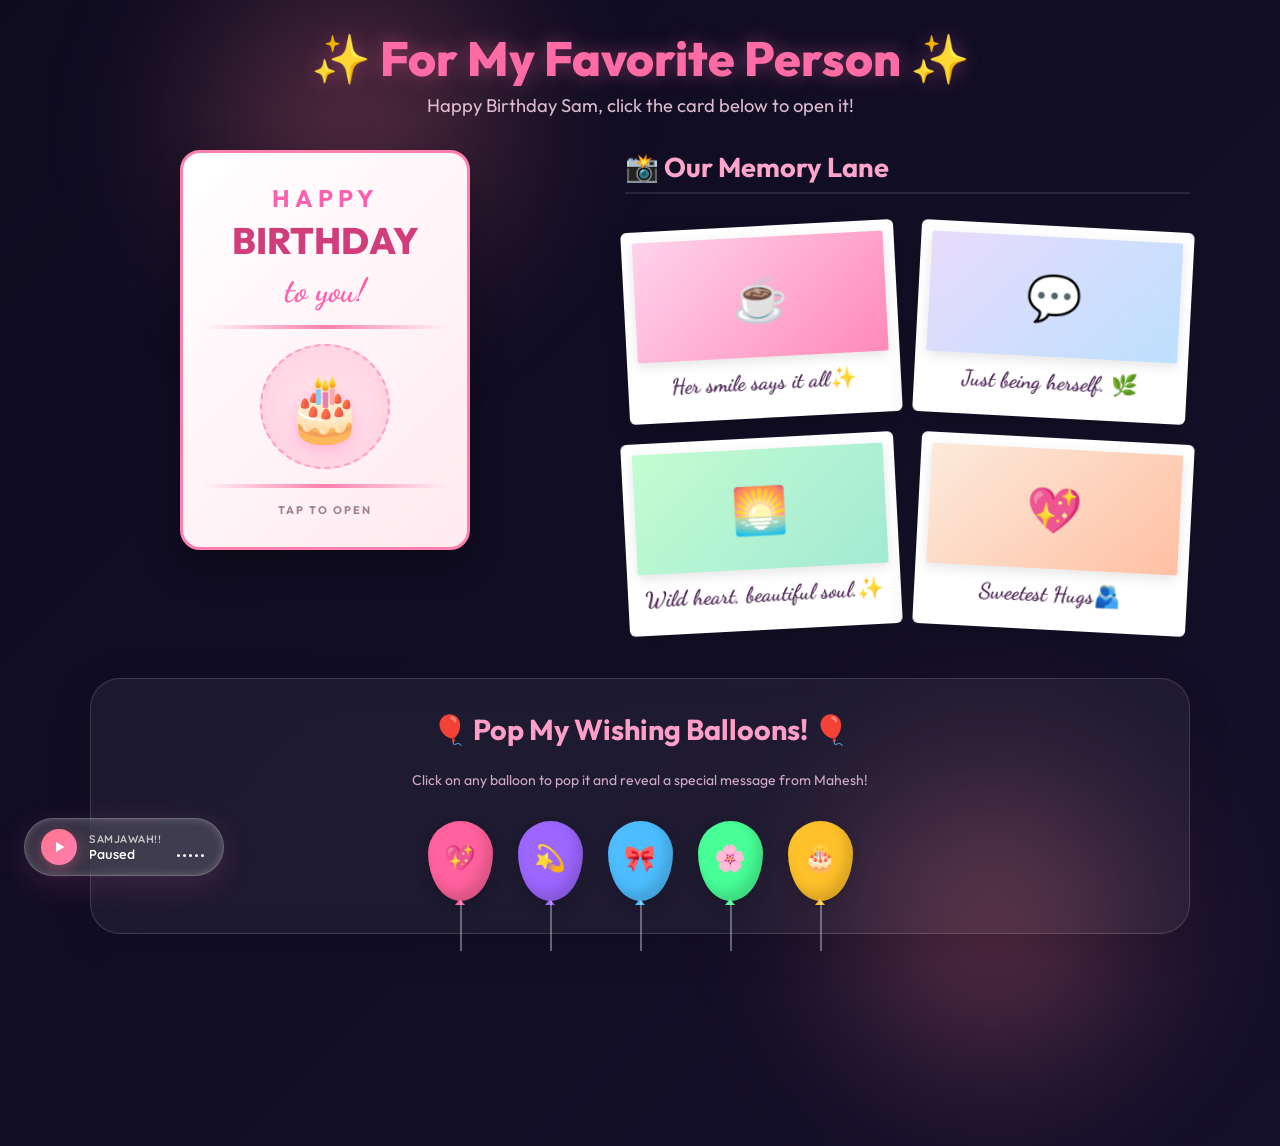
<file: Birthday wish web/birthday-main/final.html>
<!DOCTYPE html>
<html lang="en">

<head>
    <meta charset="UTF-8">
    <meta name="viewport" content="width=device-width, initial-scale=1.0">
    <title>Happy Birthday My Love 💖</title>
    <!-- Google Fonts -->
    <link
        href="https://fonts.googleapis.com/css2?family=Outfit:wght@400;600;700;800&family=Quicksand:wght@500;700&family=Dancing+Script:wght@700&display=swap"
        rel="stylesheet">
    <!-- GSAP for micro-animations -->
    <script src="https://cdnjs.cloudflare.com/ajax/libs/gsap/3.12.2/gsap.min.js"></script>
    <link rel="stylesheet" href="style.css">
</head>

<body>

    <!-- Ambient glowing lights background -->
    <div class="glow-orb" style="top: -100px; left: 10%;"></div>
    <div class="glow-orb" style="bottom: -150px; right: 5%; animation-delay: -5s;"></div>

    <div class="header">
        <h1>✨ For My Favorite Person ✨</h1>
        <p id="happyBdayPara">Happy Birthday Sam, click the card below to open it!</p>
    </div>

    <!-- Main Grid Dashboard layout -->
    <div class="dashboard-container">

        <!-- Left: Card opens the photo lightbox on tap, same as the Memory Lane cards -->
        <div class="card-section">
            <div class="birthdayCard" id="bdayCardElement">

                <!-- Cover panel -->
                <div class="cardFront">
                    <div class="front-text">
                        <h3 class="happy">HAPPY</h3>
                        <h2 class="bday">BIRTHDAY</h2>
                        <h3 class="toyou">to you!</h3>
                    </div>
                    <div class="ribbon-graphic"></div>
                    <div class="front-cake-graphic">
                        <span>🎂</span>
                    </div>
                    <div class="ribbon-graphic"></div>
                    <div class="front-footer">Tap To Open</div>
                </div>

                <!-- Hidden data source: read by JS and shown inside the photo lightbox on tap -->
                <div class="cardInside" hidden>
                    <img src="images/Bday Card.jpeg" alt="Muqadas Picture" id="mainCardImg">
                    <p id="dearNamePara">Dear Sam,</p>
                    <p id="mainCardWish">Happy birthday! I hope your day is filled with lots of love and laughter! May all of your
                        birthday wishes come true.</p>
                    <p class="signature-name" id="mainCardSignature">-mahesh</p>
                </div>

            </div>
        </div>

        <!-- Right: Memory Lane Polaroid Gallery deck -->
        <div class="polaroids-section">
            <h2 class="section-title">📸 Our Memory Lane</h2>

            <div class="polaroid-deck">

                <!-- Polaroid 1 -->
                <!-- data-img points to the full-size photo shown when this polaroid is clicked -->
                <div class="polaroid-card" style="--rot: -3deg;" data-img="images/1.jpeg"
                    data-caption="Her smile says it all✨" data-emoji="☕">
                    <div class="vector-pic">☕</div>
                    <p class="caption">Her smile says it all✨</p>
                </div>

                <!-- Polaroid 2 -->
                <div class="polaroid-card" style="--rot: 2.5deg;" data-img="images/2.jpeg"
                    data-caption="Just being herself. 🌿" data-emoji="💬">
                    <div class="vector-pic" style="background: linear-gradient(135deg, #e8dbfc 0%, #bde0fe 100%)">💬
                    </div>
                    <p class="caption">Just being herself. 🌿</p>
                </div>

                <!-- Polaroid 3 -->
                <div class="polaroid-card" style="--rot: -2deg;" data-img="images/3.jpeg"
                    data-caption="Wild heart, beautiful soul.✨" data-emoji="🌅">
                    <div class="vector-pic" style="background: linear-gradient(135deg, #c3fcd0 0%, #a2ead4 100%)">🌅
                    </div>
                    <p class="caption">Wild heart, beautiful soul.✨</p>
                </div>

                <!-- Polaroid 4 -->
                <div class="polaroid-card" style="--rot: 4deg;" data-img="images/HugM.jpeg"
                    data-caption="Sweetest Hugs🫂" data-emoji="💖">
                    <div class="vector-pic" style="background: linear-gradient(135deg, #fceadb 0%, #ffc0a3 100%)">💖
                    </div>
                    <p class="caption">Sweetest Hugs🫂</p>
                </div>

            </div>
        </div>

    </div>

    <!-- Wish Board Game: popping floating helium balloons -->
    <div class="balloon-wishes-board">
        <h2 class="board-title">🎈 Pop My Wishing Balloons! 🎈</h2>
        <p style="margin-bottom: 20px; font-size: 14px; opacity: 0.8; color: #ffd1eb;">Click on any balloon to pop it
            and reveal a special message from Mahesh!</p>

        <div class="balloons-flex" id="balloonList">
            <!-- Balloon items populated by JavaScript with random colors -->
        </div>
    </div>

    <!-- Wish overlay popups -->
    <div class="wish-popup-overlay" id="wishPopupOverlay">
        <div class="wish-popup-card">
            <div class="wish-popup-icon" id="wishPopupIcon">🎁</div>
            <h2 id="wishPopupTitle">Wish Unfolded</h2>
            <p id="wishPopupMessage">Your beautiful birthday wish goes here!</p>
            <button class="wish-close-btn" id="wishCloseBtn">Close Wish 💖</button>
        </div>
    </div>

    <!-- Photo Lightbox: opens when the main card or a Memory Lane polaroid is tapped -->
    <div class="photo-lightbox-overlay" id="photoLightboxOverlay">
        <span class="photo-lightbox-close" id="photoLightboxClose">&times;</span>
        <div class="photo-lightbox-card">
            <div class="photo-lightbox-frame" id="photoLightboxFrame">
                <!-- filled dynamically: either <img> or a big emoji vector -->
            </div>
            <p class="photo-lightbox-caption" id="photoLightboxCaption"></p>
            <p class="photo-lightbox-message" id="photoLightboxMessage"></p>
            <p class="photo-lightbox-signature" id="photoLightboxSignature"></p>
        </div>
    </div>


    <!-- Persistent BGM Widget -->
    <script src="music2.js"></script>

    <script>
        // Retrieve love name and update DOM elements dynamically
        const loveName = localStorage.getItem('birthday_love_name') || 'Sam';
        document.getElementById('happyBdayPara').textContent = `Happy Birthday ${loveName}, click the card below to open it!`;
        document.getElementById('dearNamePara').textContent = `Dear ${loveName},`;

        // 1. Main card — tapping it opens the photo lightbox, same as a Memory Lane card
        const bdayCard = document.getElementById('bdayCardElement');

        bdayCard.addEventListener('click', () => {
            const imgSrc = document.getElementById('mainCardImg').src;
            const message = document.getElementById('mainCardWish').textContent;
            const signature = document.getElementById('mainCardSignature').textContent;
            const dearLine = document.getElementById('dearNamePara').textContent;

            openPhotoLightbox(imgSrc, 'My Cutie 🐧', '🐧', `${dearLine} ${message}`, signature);

            // Micro scaling bounce for tactile feedback
            gsap.to(bdayCard, {
                scale: 0.98,
                duration: 0.1,
                yoyo: true,
                repeat: 1
            });
        });

        // 2. Populating balloon game dashboard
        const balloonsData = [
            {
                emoji: '💖',
                title: 'Beautiful Dreams',
                msg: 'May you become the  Officer you have always dreamed of. I know you shall make it one day! 🌱💚',
                color: '#ff629c',
                glow: 'rgba(255, 98, 156, 0.4)'
            },
            {
                emoji: '💫',
                title: '11:11 Wish',
                msg: 'You believe in 11:11 wishes... so here mine for you: may every 11:11 bring you one step closer to your dreams. ✨🕚',
                color: '#9c66ff',
                glow: 'rgba(156, 102, 255, 0.4)'
            },
            {
                emoji: '🎀',
                title: 'Cuddly Adventures',
                msg: 'Stay fearless, keep loving wholeheartedly, and never stop being your beautiful self.✨',
                color: '#4dbdff',
                glow: 'rgba(77, 189, 255, 0.4)'
            },
            {
                emoji: '🌸',
                title: 'Pure Happiness',
                msg: 'May life give you everything your heart truly wishes for. Stay happy, always. 🤍',
                color: '#47ff96',
                glow: 'rgba(71, 255, 150, 0.4)'
            },
            {
                emoji: '🎂',
                title: 'Pookie\'s Promise',
                msg: 'A little promise: no matter what life brings, you shall always have someone standing by your side. 🤝❤️',
                color: '#ffc129',
                glow: 'rgba(255, 193, 41, 0.4)'
            }
        ];

        // Replace occurrences of hardcoded name in balloon messages with dynamic name
        balloonsData.forEach(b => {
            b.msg = b.msg.replace(/Muqadas/g, loveName);
        });

        const balloonList = document.getElementById('balloonList');
        const overlay = document.getElementById('wishPopupOverlay');
        const overlayIcon = document.getElementById('wishPopupIcon');
        const overlayTitle = document.getElementById('wishPopupTitle');
        const overlayMsg = document.getElementById('wishPopupMessage');
        const closeBtn = document.getElementById('wishCloseBtn');

        balloonsData.forEach((b, idx) => {
            const balloon = document.createElement('div');
            balloon.className = 'game-balloon';
            balloon.style.background = b.color;
            balloon.style.setProperty('--balloon-color', b.color);
            balloon.style.setProperty('--glow-color', b.glow);
            balloon.style.animationDelay = `${idx * -0.8}s`;

            balloon.innerHTML = `
                <div class="string-knot"></div>
                <div style="position:absolute; top:45%; left:50%; transform:translate(-50%,-50%); font-size:1.6rem; user-select:none;">
                    ${b.emoji}
                </div>
            `;

            // Pop balloon click logic
            balloon.addEventListener('click', () => {
                // Shrink pop sound / visual puff sequence
                gsap.to(balloon, {
                    scale: 0.1,
                    opacity: 0,
                    rotation: 45,
                    duration: 0.25,
                    ease: "power2.in",
                    onComplete: () => {
                        // Display visual glass card overlay
                        overlayIcon.innerText = b.emoji;
                        overlayTitle.innerText = b.title;
                        overlayMsg.innerText = b.msg;
                        overlay.classList.add('show');

                        balloon.remove();
                    }
                });
            });

            balloonList.appendChild(balloon);
        });

        closeBtn.addEventListener('click', () => {
            overlay.classList.remove('show');
        });

        // Close overlay on clicking empty background
        overlay.addEventListener('click', (e) => {
            if (e.target === overlay) {
                overlay.classList.remove('show');
            }
        });

        // 3. Gentle Polaroid mouse tilting effect (desktop pointer devices only)
        const cards = document.querySelectorAll('.polaroid-card');
        const supportsHover = window.matchMedia('(hover: hover) and (pointer: fine)').matches;

        if (supportsHover) {
            cards.forEach(card => {
                card.addEventListener('mousemove', (e) => {
                    const rect = card.getBoundingClientRect();
                    const x = e.clientX - rect.left;
                    const y = e.clientY - rect.top;

                    const xc = rect.width / 2;
                    const yc = rect.height / 2;

                    const rotateY = ((x - xc) / xc) * 8; // -8 to 8 deg
                    const rotateX = -((y - yc) / yc) * 8; // -8 to 8 deg

                    card.style.transform = `scale(1.04) rotateX(${rotateX}deg) rotateY(${rotateY}deg)`;
                });

                card.addEventListener('mouseleave', () => {
                    card.style.transform = '';
                });
            });
        }

        // 4. Photo lightbox — shared by the main card and Memory Lane polaroids
        const photoLightbox = document.getElementById('photoLightboxOverlay');
        const photoLightboxClose = document.getElementById('photoLightboxClose');
        const photoLightboxFrame = document.getElementById('photoLightboxFrame');
        const photoLightboxCaption = document.getElementById('photoLightboxCaption');
        const photoLightboxMessage = document.getElementById('photoLightboxMessage');
        const photoLightboxSignature = document.getElementById('photoLightboxSignature');

        function openPhotoLightbox(imgSrc, caption, emoji, message, signature) {
            emoji = emoji || '💖';

            // Try the real photo first; if it fails to load (no file yet),
            // fall back to a large version of the emoji.
            const img = new Image();
            img.className = 'photo-lightbox-img';
            img.alt = caption;
            img.onload = () => {
                photoLightboxFrame.innerHTML = '';
                photoLightboxFrame.appendChild(img);
            };
            img.onerror = () => {
                photoLightboxFrame.innerHTML = `<div class="photo-lightbox-emoji">${emoji}</div>`;
            };
            img.src = imgSrc;

            // Show a placeholder immediately so the overlay never looks empty
            photoLightboxFrame.innerHTML = `<div class="photo-lightbox-emoji">${emoji}</div>`;
            photoLightboxCaption.textContent = caption;

            // Message/signature only show up when provided (the main card passes
            // its birthday wish; Memory Lane polaroids leave these blank/hidden).
            photoLightboxMessage.textContent = message || '';
            photoLightboxMessage.style.display = message ? 'block' : 'none';
            photoLightboxSignature.textContent = signature || '';
            photoLightboxSignature.style.display = signature ? 'block' : 'none';

            photoLightbox.classList.add('show');
        }

        // Memory Lane polaroids
        cards.forEach(card => {
            card.addEventListener('click', () => {
                openPhotoLightbox(card.dataset.img, card.dataset.caption, card.dataset.emoji);
            });
        });

        function closePhotoLightbox() {
            photoLightbox.classList.remove('show');
        }

        photoLightboxClose.addEventListener('click', closePhotoLightbox);
        photoLightbox.addEventListener('click', (e) => {
            if (e.target === photoLightbox) closePhotoLightbox();
        });
        document.addEventListener('keydown', (e) => {
            if (e.key === 'Escape') closePhotoLightbox();
        });
    </script>
</body>

</html>
</file>
<file: Birthday wish web/birthday-main/style.css>
/* Premium CSS Design System for Birthday Card Dashboard */
:root {
    --bg-mesh: linear-gradient(135deg, #0f0c20 0%, #15102a 35%, #2c163f 70%, #44184c 100%);
    --card-pink: #ff758c;
    --card-gold: #ffd700;
    --text-light: #ffffff;
    --text-dark: #333333;
    --glass-bg: rgba(255, 255, 255, 0.08);
    --glass-border: rgba(255, 255, 255, 0.15);
}

* {
    box-sizing: border-box;
    margin: 0;
    padding: 0;
    -webkit-tap-highlight-color: transparent;
}

html {
    -webkit-text-size-adjust: 100%;
}

body {
    min-height: 100vh;
    min-height: 100svh; /* respects mobile browser UI chrome */
    width: 100%;
    max-width: 100vw;
    background: var(--bg-mesh);
    background-size: 300% 300%;
    animation: bgMovement 20s ease infinite;
    font-family: 'Outfit', sans-serif;
    color: var(--text-light);
    display: flex;
    flex-direction: column;
    align-items: center;
    overflow-x: hidden;
    padding: clamp(16px, 5vw, 30px) clamp(12px, 4vw, 20px);
    position: relative;
}

@keyframes bgMovement {
    0% { background-position: 0% 50%; }
    50% { background-position: 100% 50%; }
    100% { background-position: 0% 50%; }
}


/* Ambient glow orbs */
.glow-orb {
    position: absolute;
    width: 450px;
    height: 450px;
    max-width: 70vw;
    max-height: 70vw;
    border-radius: 50%;
    background: radial-gradient(circle, rgba(255, 117, 140, 0.35) 0%, rgba(106, 76, 147, 0) 70%);
    filter: blur(60px);
    z-index: 0;
    pointer-events: none;
}

/* Header & layout styling */
.header {
    text-align: center;
    margin-bottom: 2rem;
    z-index: 10;
    user-select: none;
    width: 100%;
    max-width: 700px;
    padding: 0 8px;
}

.header h1 {
    font-size: clamp(1.5rem, 6.5vw, 3rem);
    font-weight: 800;
    color: #ff6ca5;
    text-shadow: 0 0 20px rgba(255, 108, 165, 0.4);
    font-family: 'Outfit', sans-serif;
    line-height: 1.2;
    word-break: break-word;
}

.header p {
    font-size: clamp(0.85rem, 3vw, 1.15rem);
    opacity: 0.85;
    margin-top: 5px;
    color: #ffd8ec;
    line-height: 1.4;
}

.dashboard-container {
    display: flex;
    width: 100%;
    max-width: 1100px;
    justify-content: center;
    align-items: flex-start;
    gap: 4rem;
    z-index: 10;
    margin-bottom: 3rem;
}

/* 1. Realistic 3D Flipping Card */
.card-section {
    flex: 1;
    display: flex;
    justify-content: center;
    align-items: center;
    width: 100%;
    /* perspective lives on the PARENT, not on the card's own transform.
       Baking perspective() into the same transform that also rotates
       ~155deg pushes the flipped face behind the camera plane and the
       browser clips it away entirely - that was the "card not working" bug. */
    perspective: 1500px;
}

.birthdayCard {
    position: relative;
    width: 290px;
    height: 400px;
    cursor: pointer;
    transition: transform 0.35s cubic-bezier(0.175, 0.885, 0.32, 1.275);
    border-radius: 20px;
    max-width: 84vw;
    max-height: min(400px, 118vw);
}

.birthdayCard:hover {
    transform: translateY(-8px);
}

.birthdayCard:active {
    transform: translateY(-2px) scale(0.98);
}

.cardFront {
    position: absolute;
    width: 100%;
    height: 100%;
    border-radius: 20px;
    box-shadow: 0 15px 35px rgba(0, 0, 0, 0.35);
    transition: box-shadow 0.35s ease;
}

.birthdayCard:hover .cardFront {
    box-shadow: 0 20px 45px rgba(255, 95, 150, 0.35);
}

.cardFront {
    background: linear-gradient(135deg, #ffffff 0%, #ffeaf0 100%);
    border: 3px solid #ff7fae;
    display: flex;
    flex-direction: column;
    align-items: center;
    justify-content: space-between;
    padding: clamp(18px, 5vw, 30px) clamp(12px, 4vw, 20px);
    z-index: 2;
}

.cardFront .front-text {
    text-align: center;
    width: 100%;
}

.cardFront h3.happy {
    font-size: clamp(1.05rem, 4vw, 1.5rem);
    letter-spacing: clamp(2px, 1vw, 5px);
    color: #ff60ad;
    font-weight: 700;
}

.cardFront h2.bday {
    font-family: 'Outfit', sans-serif;
    font-size: clamp(1.6rem, 6.5vw, 2.3rem);
    font-weight: 800;
    color: #d13d7a;
    line-height: 1.1;
    margin: 8px 0;
}

.cardFront h3.toyou {
    font-family: 'Dancing Script', cursive;
    font-size: clamp(1.5rem, 6vw, 2.1rem);
    color: #ff60ad;
}

.cardFront .ribbon-graphic {
    width: 100%;
    height: 4px;
    background: linear-gradient(90deg, transparent, #ff7fae, transparent);
    margin: 15px 0;
}

/* Beautiful stylized flat vector cake inside front cover */
.front-cake-graphic {
    width: clamp(88px, 30vw, 130px);
    height: clamp(88px, 30vw, 130px);
    background: radial-gradient(circle, #ffeaf2 0%, #ffcbdc 100%);
    border-radius: 50%;
    display: flex;
    flex-direction: column;
    justify-content: center;
    align-items: center;
    border: 2px dashed #ff9ebd;
}

.front-cake-graphic span {
    font-size: clamp(2.6rem, 9vw, 4rem);
    filter: drop-shadow(0 4px 8px rgba(255, 105, 180, 0.4));
    animation: bounceGraphics 3s infinite ease-in-out;
}

@keyframes bounceGraphics {
    0%, 100% { transform: translateY(0) scale(1); }
    50% { transform: translateY(-8px) scale(1.05); }
}

.front-footer {
    font-size: clamp(9px, 2.6vw, 11px);
    text-transform: uppercase;
    letter-spacing: 2px;
    color: #a0818d;
    font-weight: 700;
}

/* 2. Polaroid Memories Lane Gallery */
.polaroids-section {
    flex: 1.2;
    display: flex;
    flex-direction: column;
    gap: 1.5rem;
    min-width: 0;
    width: 100%;
}

.section-title {
    font-family: 'Outfit', sans-serif;
    font-size: clamp(1.25rem, 5vw, 1.7rem);
    font-weight: 700;
    color: #ffa5cc;
    margin-bottom: 0.5rem;
    border-bottom: 2px solid rgba(255, 255, 255, 0.1);
    padding-bottom: 8px;
}

.polaroid-deck {
    display: grid;
    grid-template-columns: repeat(2, 1fr);
    gap: clamp(12px, 4vw, 20px);
}

.polaroid-card {
    background: #ffffff;
    padding: 10px 10px 22px 10px;
    box-shadow: 0 10px 25px rgba(0, 0, 0, 0.2);
    border-radius: 6px;
    display: flex;
    flex-direction: column;
    align-items: center;
    color: var(--text-dark);
    transition: all 0.4s cubic-bezier(0.175, 0.885, 0.32, 1.275);
    transform-style: preserve-3d;
    cursor: pointer;
    border: 1px solid rgba(255, 255, 255, 0.9);
    min-width: 0;
}

.polaroid-card:nth-child(even) {
    transform: rotate(3deg);
}

.polaroid-card:nth-child(odd) {
    transform: rotate(-3deg);
}

.polaroid-card:hover {
    transform: scale(1.05) rotate(0deg) translateY(-5px);
    box-shadow: 0 15px 35px rgba(255, 105, 180, 0.25);
    z-index: 100;
}

.polaroid-card:active {
    transform: scale(0.97) rotate(0deg);
}

.polaroid-card img.pic {
    width: 100%;
    height: clamp(80px, 22vw, 120px);
    object-fit: cover;
    border-radius: 2px;
    background: #f0f0f0;
}

/* Colorful styled placeholder vectors in case no image is set */
.polaroid-card .vector-pic {
    width: 100%;
    height: clamp(80px, 22vw, 120px);
    border-radius: 2px;
    background: linear-gradient(135deg, #ffd3ec 0%, #ff8ab7 100%);
    display: flex;
    justify-content: center;
    align-items: center;
    font-size: clamp(2rem, 7vw, 2.8rem);
    filter: drop-shadow(0 4px 6px rgba(0,0,0,0.1));
}

.polaroid-card p.caption {
    font-family: 'Dancing Script', cursive;
    font-size: clamp(1.05rem, 4vw, 1.35rem);
    font-weight: 700;
    color: #4b2354;
    margin-top: 12px;
    text-align: center;
    word-break: break-word;
}

/* 3. Floating Wish Balloons Popping mini-game */
.balloon-wishes-board {
    width: 100%;
    max-width: 1100px;
    background: rgba(255, 255, 255, 0.05);
    backdrop-filter: blur(16px);
    -webkit-backdrop-filter: blur(16px);
    border: 1px solid var(--glass-border);
    border-radius: 30px;
    padding: clamp(1.2rem, 5vw, 2rem);
    text-align: center;
    box-shadow: 0 10px 40px rgba(0, 0, 0, 0.15);
    z-index: 10;
    margin-bottom: 2rem;
}

.board-title {
    font-family: 'Outfit', sans-serif;
    font-size: clamp(1.3rem, 5.5vw, 1.8rem);
    font-weight: 700;
    color: #ff9ec7;
    margin-bottom: 1.5rem;
}

.balloons-flex {
    display: flex;
    justify-content: center;
    flex-wrap: wrap;
    gap: clamp(14px, 4vw, 25px);
    /* extra top margin so the wobble + string don't get clipped by the board edge */
    padding-top: 12px;
}

.game-balloon {
    width: 65px;
    height: 80px;
    border-radius: 50% 50% 50% 50% / 40% 40% 60% 60%;
    position: relative;
    cursor: pointer;
    box-shadow: inset -6px -8px 12px rgba(0,0,0,0.15),
                0 6px 15px rgba(0, 0, 0, 0.15);
    transition: all 0.3s ease;
    animation: balloonWobble 4s infinite alternate ease-in-out;
}

.game-balloon:nth-child(even) {
    animation-delay: -2s;
}

@keyframes balloonWobble {
    0% { transform: translateY(0) rotate(-4deg); }
    100% { transform: translateY(-10px) rotate(4deg); }
}

.game-balloon:hover {
    transform: scale(1.12);
    box-shadow: inset -6px -8px 12px rgba(0,0,0,0.15),
                0 0 25px var(--glow-color);
}

.game-balloon::after {
    content: '';
    position: absolute;
    width: 2px;
    height: 50px;
    background: rgba(255,255,255,0.35);
    bottom: -50px;
    left: 50%;
}

.game-balloon .string-knot {
    position: absolute;
    bottom: -4px;
    left: 50%;
    transform: translateX(-50%);
    width: 0;
    height: 0;
    border-left: 5px solid transparent;
    border-right: 5px solid transparent;
    border-bottom: 6px solid var(--balloon-color);
}

/* Glass pop-up wish card */
.wish-popup-overlay {
    position: fixed;
    top: 0;
    left: 0;
    width: 100%;
    height: 100%;
    height: 100dvh;
    background: rgba(15, 10, 30, 0.7);
    backdrop-filter: blur(8px);
    -webkit-backdrop-filter: blur(8px);
    display: flex;
    justify-content: center;
    align-items: center;
    z-index: 10000;
    opacity: 0;
    pointer-events: none;
    transition: opacity 0.4s ease;
    padding: 20px;
}

.wish-popup-overlay.show {
    opacity: 1;
    pointer-events: auto;
}

.wish-popup-card {
    background: rgba(255, 255, 255, 0.95);
    border: 2px solid #ff7fae;
    border-radius: 24px;
    padding: clamp(1.6rem, 6vw, 2.5rem);
    max-width: 450px;
    width: 92%;
    max-height: 85dvh;
    overflow-y: auto;
    text-align: center;
    color: var(--text-dark);
    box-shadow: 0 20px 50px rgba(255, 105, 180, 0.3);
    transform: scale(0.7);
    transition: transform 0.4s cubic-bezier(0.175, 0.885, 0.32, 1.275);
}

.wish-popup-overlay.show .wish-popup-card {
    transform: scale(1);
}

.wish-popup-icon {
    font-size: clamp(2.6rem, 9vw, 3.5rem);
    margin-bottom: 1rem;
    animation: popShake 0.6s ease-out;
}

@keyframes popShake {
    0% { transform: scale(0.4) rotate(-30deg); }
    100% { transform: scale(1) rotate(0); }
}

.wish-popup-card h2 {
    font-size: clamp(1.35rem, 5.5vw, 1.8rem);
    font-weight: 800;
    color: #ff3e8d;
    margin-bottom: 12px;
}

.wish-popup-card p {
    font-size: clamp(0.95rem, 3.6vw, 1.15rem);
    line-height: 1.6;
    color: #555555;
    margin-bottom: 1.5rem;
    font-weight: 500;
}

.wish-close-btn {
    padding: 12px 26px;
    background: linear-gradient(135deg, #ff758c 0%, #ff7eb3 100%);
    border: none;
    border-radius: 50px;
    color: white;
    font-weight: 700;
    font-size: 0.95rem;
    cursor: pointer;
    box-shadow: 0 4px 15px rgba(255, 118, 140, 0.4);
    transition: all 0.3s ease;
    /* comfortable touch target */
    min-height: 44px;
}

.wish-close-btn:hover {
    transform: scale(1.05);
    box-shadow: 0 6px 20px rgba(255, 118, 140, 0.6);
}

/* 4. Photo Lightbox — shown when a Memory Lane polaroid is clicked */
.photo-lightbox-overlay {
    position: fixed;
    top: 0;
    left: 0;
    width: 100%;
    height: 100%;
    height: 100dvh;
    background: rgba(10, 6, 20, 0.85);
    backdrop-filter: blur(10px);
    -webkit-backdrop-filter: blur(10px);
    display: flex;
    justify-content: center;
    align-items: center;
    z-index: 10001;
    opacity: 0;
    pointer-events: none;
    transition: opacity 0.35s ease;
    padding: 20px;
}

.photo-lightbox-overlay.show {
    opacity: 1;
    pointer-events: auto;
}

.photo-lightbox-close {
    position: absolute;
    top: 22px;
    right: 28px;
    font-size: 2.2rem;
    color: #fff;
    cursor: pointer;
    line-height: 1;
    z-index: 10002;
    transition: transform 0.2s ease, color 0.2s ease;
    /* comfortable touch target without changing visual size */
    padding: 10px;
    margin: -10px;
}

.photo-lightbox-close:hover {
    color: #ff9ec7;
    transform: rotate(90deg);
}

.photo-lightbox-card {
    background: #ffffff;
    border-radius: 20px;
    padding: clamp(12px, 4vw, 16px) clamp(12px, 4vw, 16px) clamp(20px, 5vw, 26px) clamp(12px, 4vw, 16px);
    max-width: 420px;
    width: 100%;
    max-height: 88dvh;
    overflow-y: auto;
    text-align: center;
    box-shadow: 0 25px 60px rgba(255, 105, 180, 0.35);
    transform: scale(0.8);
    transition: transform 0.4s cubic-bezier(0.175, 0.885, 0.32, 1.275);
}

.photo-lightbox-overlay.show .photo-lightbox-card {
    transform: scale(1);
}

.photo-lightbox-frame {
    width: 100%;
    border-radius: 10px;
    overflow: hidden;
    background: linear-gradient(135deg, #ffd3ec 0%, #ff8ab7 100%);
}

.photo-lightbox-img {
    width: 100%;
    max-height: 55dvh;
    display: block;
    object-fit: cover;
    border-radius: 10px;
}

.photo-lightbox-emoji {
    width: 100%;
    height: clamp(180px, 45vw, 260px);
    display: flex;
    align-items: center;
    justify-content: center;
    font-size: clamp(3.6rem, 14vw, 5.5rem);
}

.photo-lightbox-caption {
    font-family: 'Dancing Script', cursive;
    font-size: clamp(1.3rem, 5.5vw, 1.7rem);
    font-weight: 700;
    color: #4b2354;
    margin-top: 16px;
}

.photo-lightbox-message {
    font-family: 'Outfit', sans-serif;
    font-size: clamp(0.88rem, 3.4vw, 0.98rem);
    line-height: 1.55;
    color: #555555;
    font-weight: 500;
    margin-top: 12px;
    display: none;
}

.photo-lightbox-signature {
    font-family: 'Dancing Script', cursive;
    font-size: clamp(1.25rem, 5vw, 1.6rem);
    color: #ff3c8c;
    font-weight: 700;
    margin-top: 10px;
    text-align: right;
    display: none;
}


/* ============================================================
   Responsiveness
   Breakpoints: 900px (tablet stack), 600px (large phone),
   480px, 425px (small/standard phone), 375px, 340px, 320px
   ============================================================ */

@media screen and (max-width: 900px) {
    .dashboard-container {
        flex-direction: column;
        align-items: center;
        gap: 3rem;
    }
    .card-section, .polaroids-section {
        width: 100%;
        max-width: 550px;
    }
    .polaroid-deck {
        grid-template-columns: repeat(2, 1fr);
    }
}

@media screen and (max-width: 600px) {
    body {
        padding: 22px 12px;
    }
    .dashboard-container {
        gap: 2.2rem;
        margin-bottom: 2.2rem;
    }
    .birthdayCard.open {
        /* Slightly reduced rotation keeps the inside panel fully on-screen on narrow viewports */
        transform: rotateX(4deg) rotateY(-172deg);
    }
    .section-title { text-align: center; }
    .balloon-wishes-board {
        border-radius: 22px;
    }
}

/* Standard modern phones (iPhone 12/13/14, Pixel, Galaxy) */
@media screen and (max-width: 480px) {
    body {
        padding: 18px 12px;
    }
    .header {
        margin-bottom: 1.5rem;
    }
    .dashboard-container {
        gap: 1.8rem;
    }
    .birthdayCard {
        width: 250px;
        height: 350px;
        max-width: 80vw;
    }
    .polaroid-deck {
        gap: 12px;
    }
    .polaroid-card {
        padding: 8px 8px 18px 8px;
    }
    .balloon-wishes-board {
        padding: 1.3rem 0.9rem;
    }
    .balloons-flex {
        gap: 16px;
        row-gap: 26px; /* extra room so wobbling balloons don't collide vertically */
    }
    .game-balloon {
        width: 52px;
        height: 66px;
    }
}

/* The 425px line itself — iPhone SE/8+ landscape-width phones and similar */
@media screen and (max-width: 425px) {
    .header h1 {
        letter-spacing: -0.01em;
    }
    .cardFront .ribbon-graphic {
        margin: 10px 0;
    }
    .polaroid-card p.caption {
        margin-top: 8px;
    }
    .wish-popup-card, .photo-lightbox-card {
        border-radius: 18px;
    }
}

@media screen and (max-width: 390px) {
    .header h1 { font-size: clamp(1.35rem, 7.5vw, 1.7rem); }
    .birthdayCard {
        width: 225px;
        height: 320px;
    }
    .front-cake-graphic {
        width: 84px;
        height: 84px;
    }
    .polaroid-deck {
        gap: 10px;
    }
    .game-balloon {
        width: 46px;
        height: 58px;
    }
    .game-balloon > div {
        font-size: 1.3rem !important;
    }
}

/* Small/older phones (iPhone SE 1st gen, small Android) */
@media screen and (max-width: 340px) {
    body {
        padding: 14px 8px;
    }
    .header h1 { font-size: 1.2rem; }
    .header p { font-size: 0.78rem; }
    .birthdayCard {
        width: 100%;
        max-width: 210px;
        height: 300px;
    }
    .cardFront h2.bday { font-size: 1.4rem; }
    .cardFront h3.happy { font-size: 0.95rem; letter-spacing: 2px; }
    .cardFront h3.toyou { font-size: 1.3rem; }
    .polaroid-deck {
        grid-template-columns: 1fr;
        max-width: 210px;
        margin: 0 auto;
        gap: 10px;
    }
    .polaroid-card .vector-pic,
    .polaroid-card img.pic {
        height: 100px;
    }
    .balloon-wishes-board {
        padding: 1rem 0.7rem;
        border-radius: 16px;
    }
    .board-title { font-size: 1.15rem; }
    .balloons-flex {
        gap: 12px;
        row-gap: 22px;
    }
    .game-balloon { width: 42px; height: 54px; }
    .wish-popup-card, .photo-lightbox-card {
        padding: 1.3rem 1.1rem;
    }
    .photo-lightbox-close {
        top: 10px;
        right: 14px;
        font-size: 1.7rem;
    }
}

/* Respect users who've asked for less motion */
@media (prefers-reduced-motion: reduce) {
    body { animation: none; }
    .game-balloon { animation: none; }
    .front-cake-graphic span { animation: none; }
    .birthdayCard, .polaroid-card, .wish-popup-card, .photo-lightbox-card {
        transition: none;
    }
}
</file>
